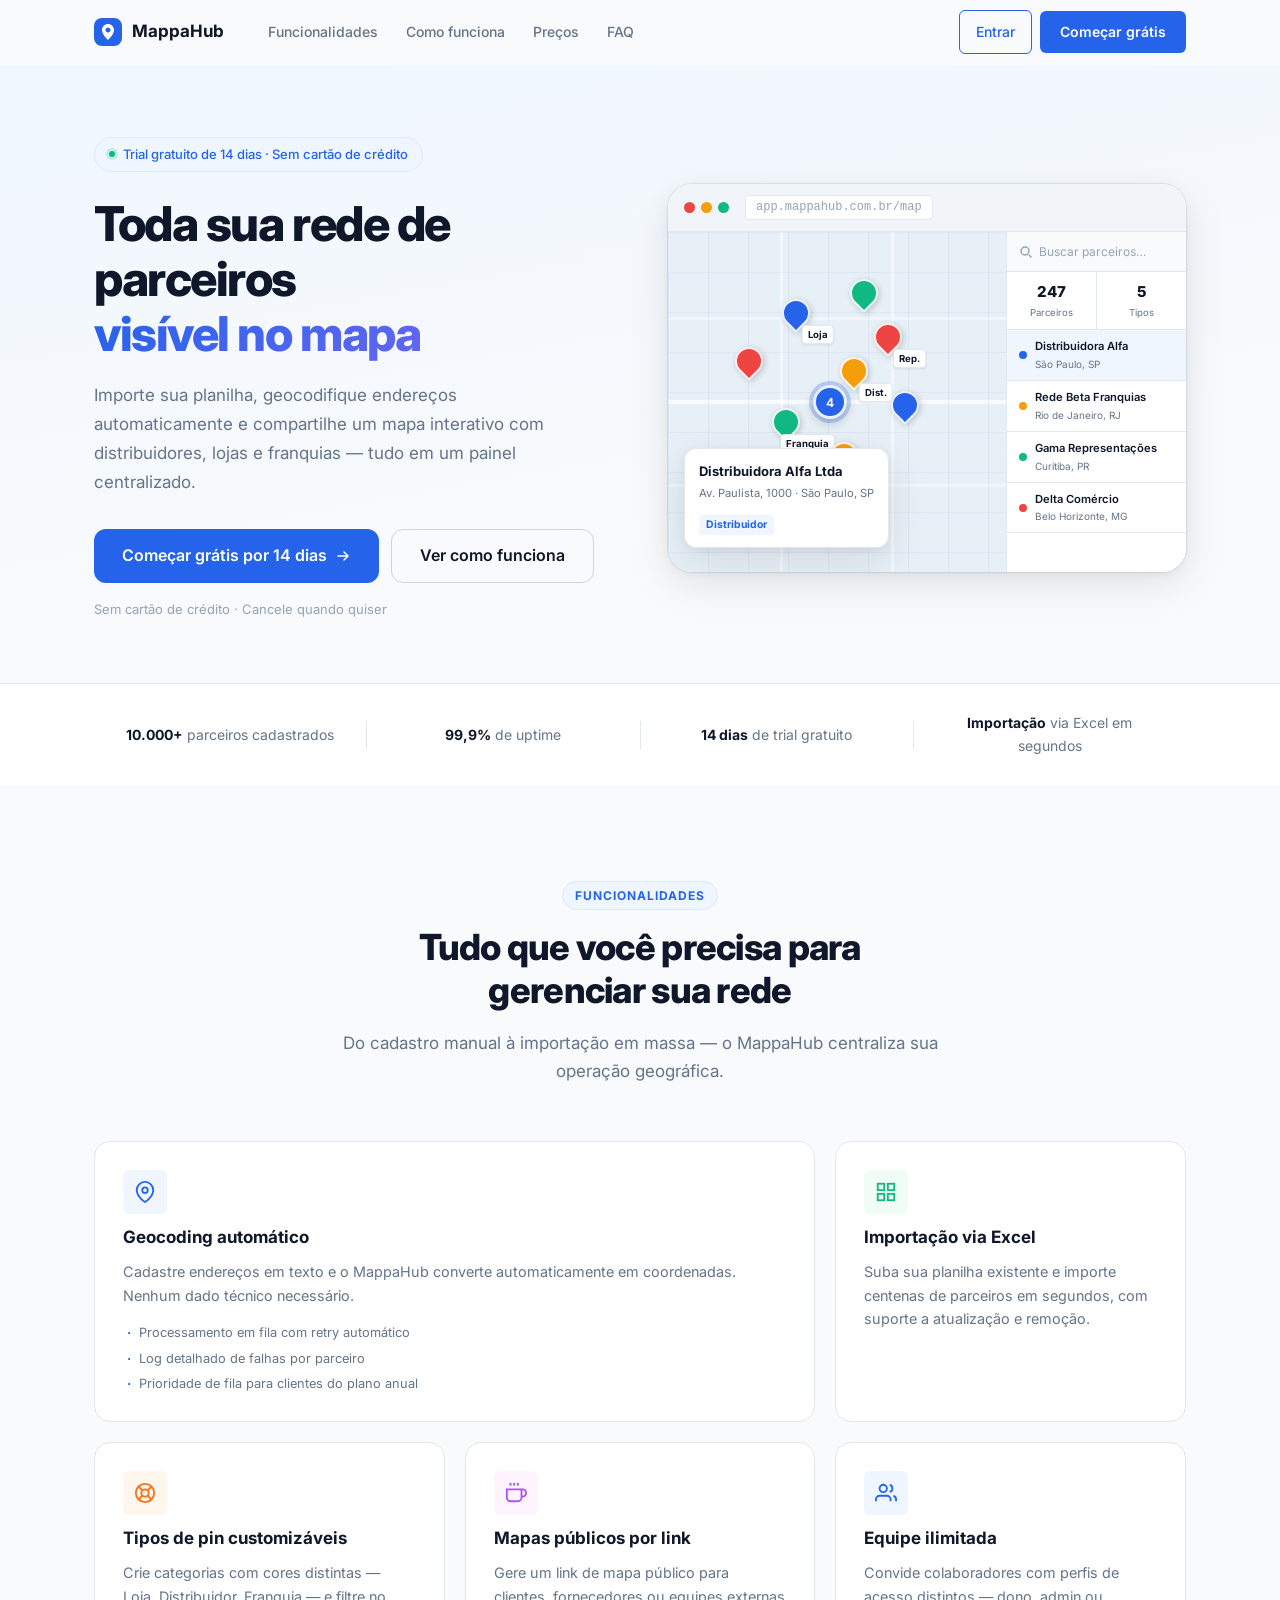
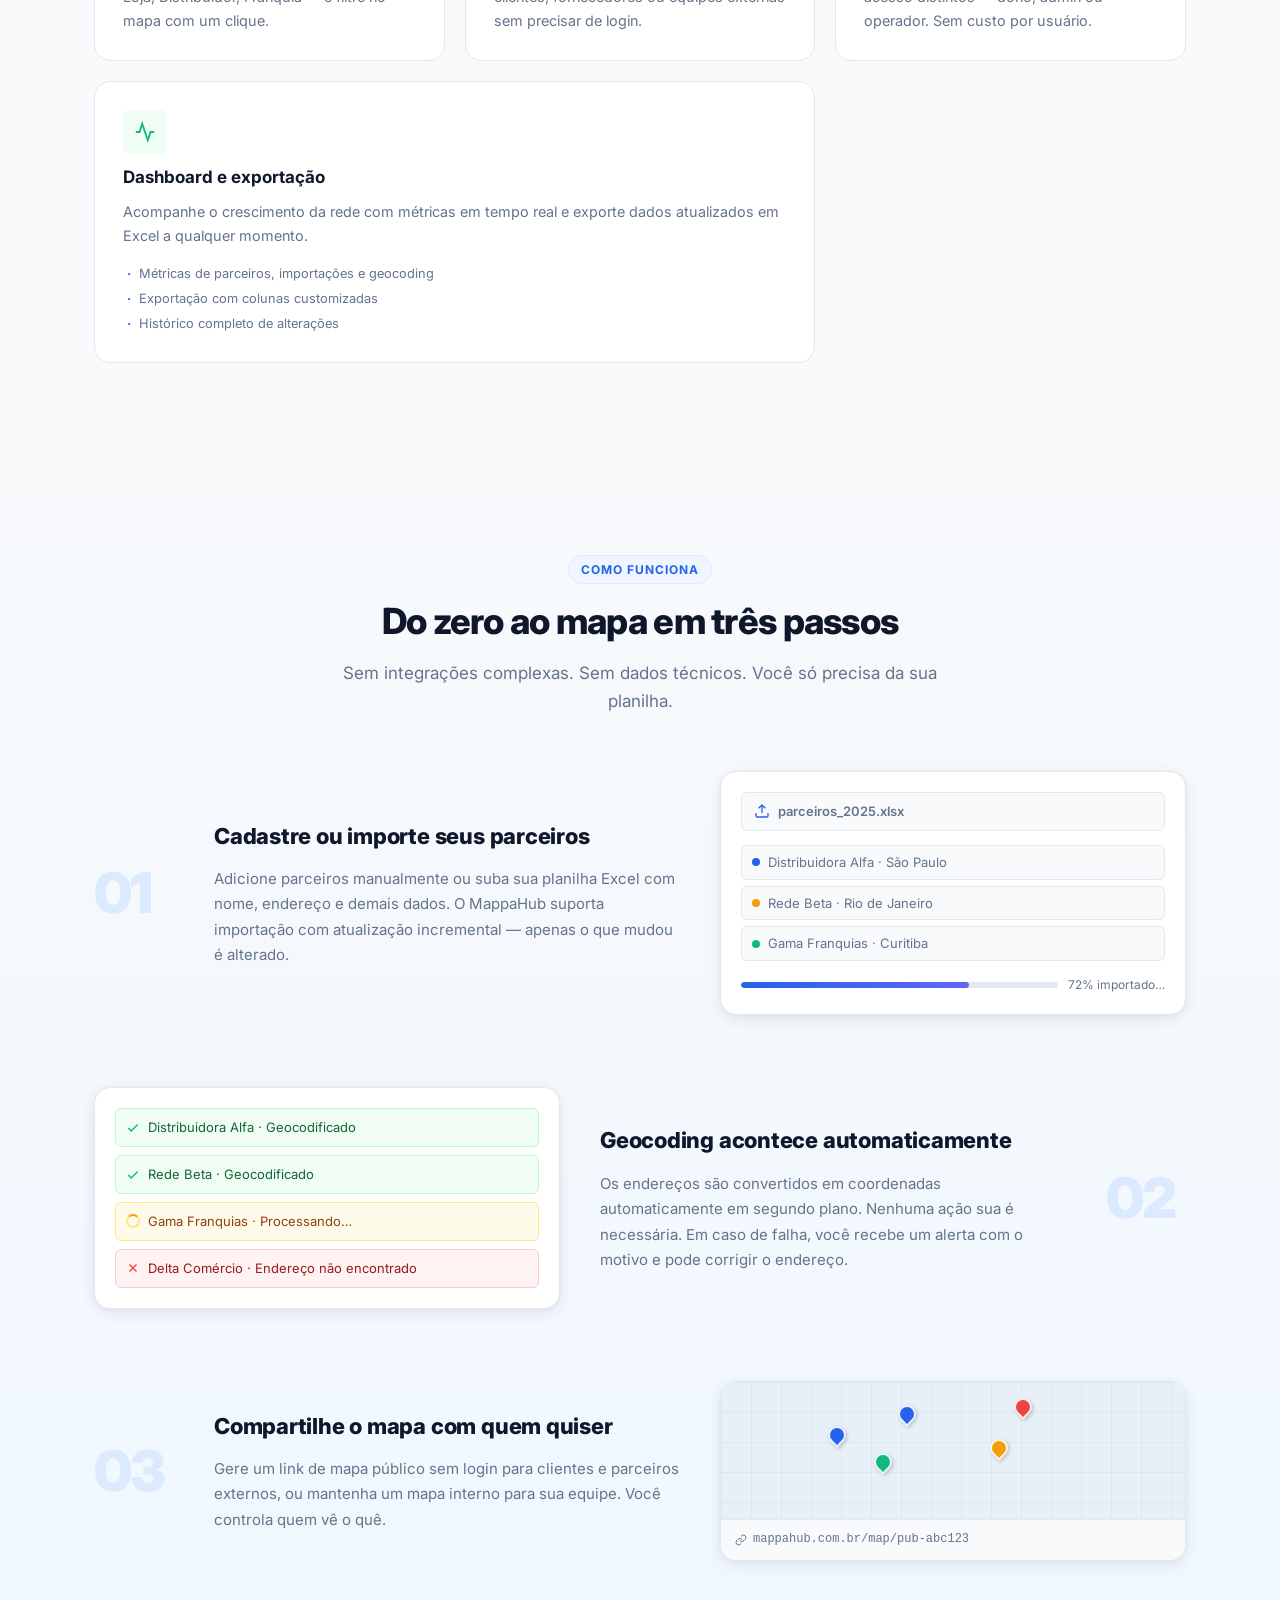
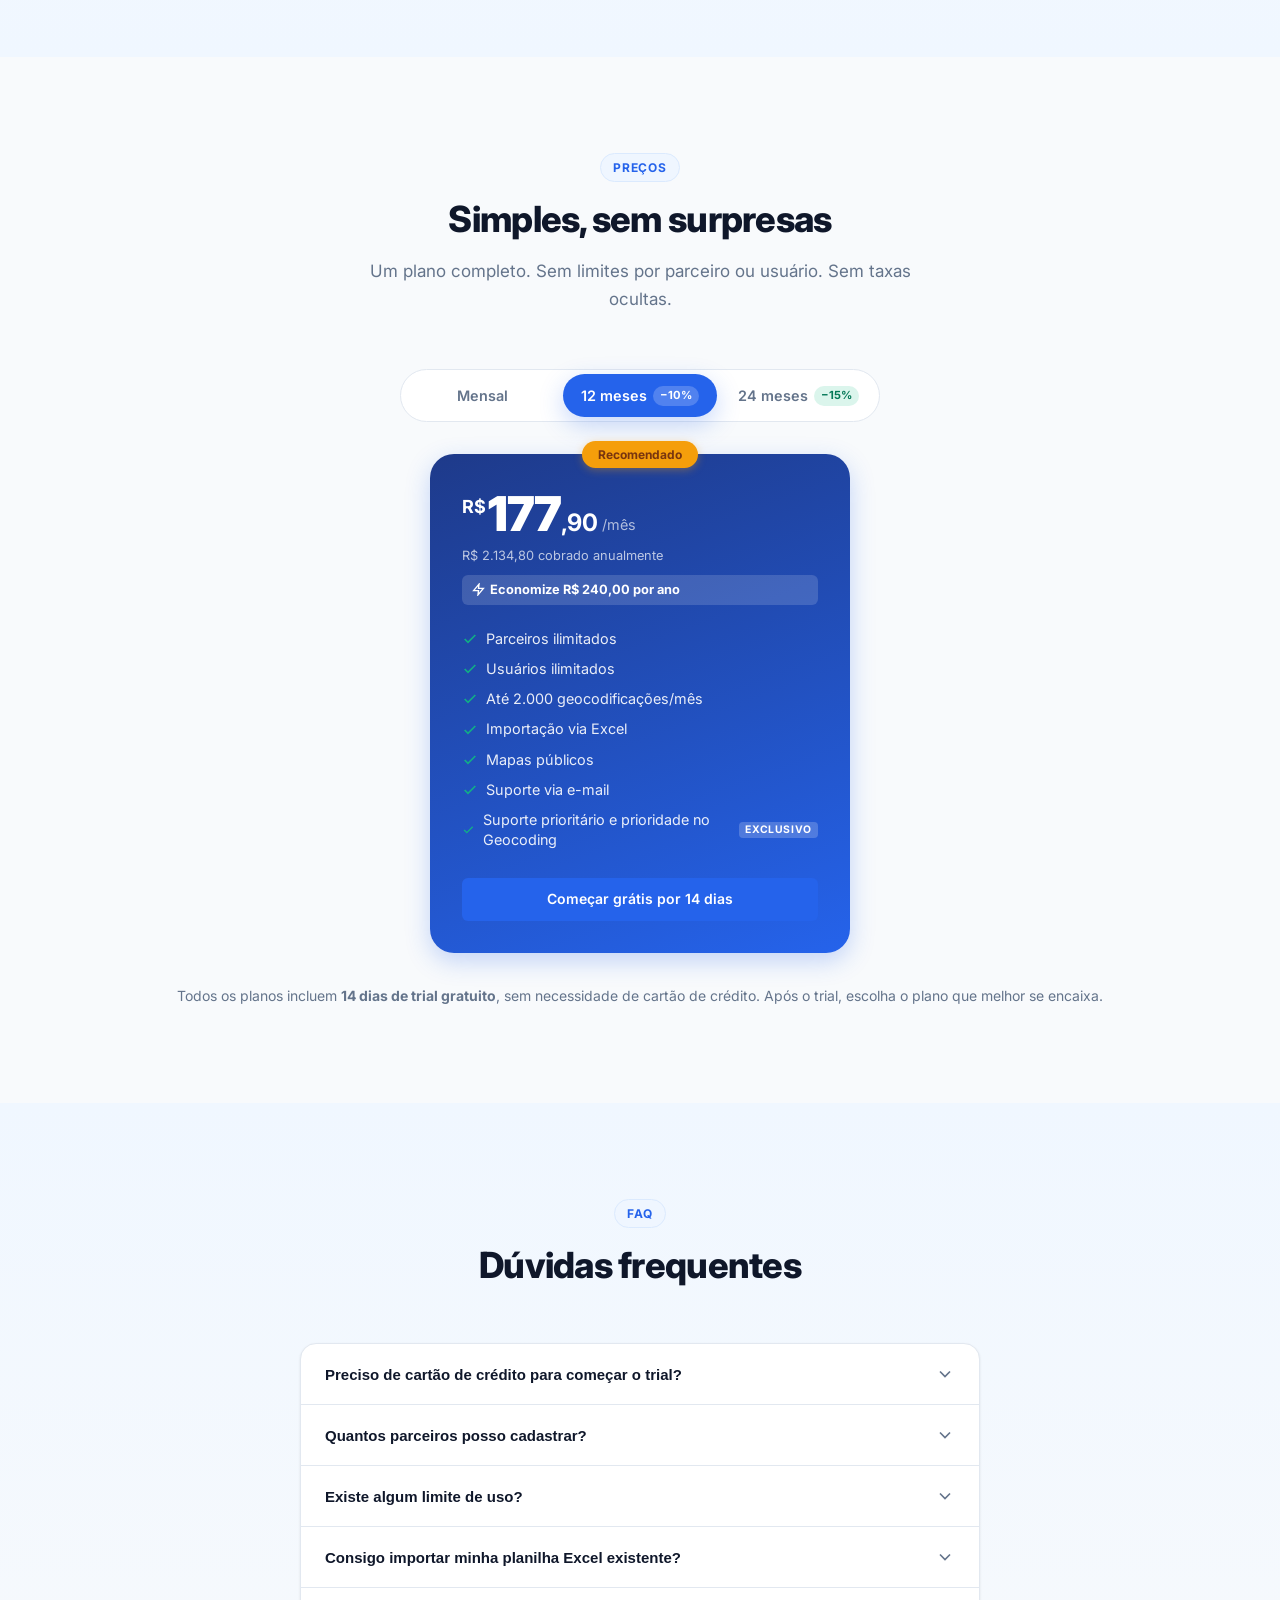
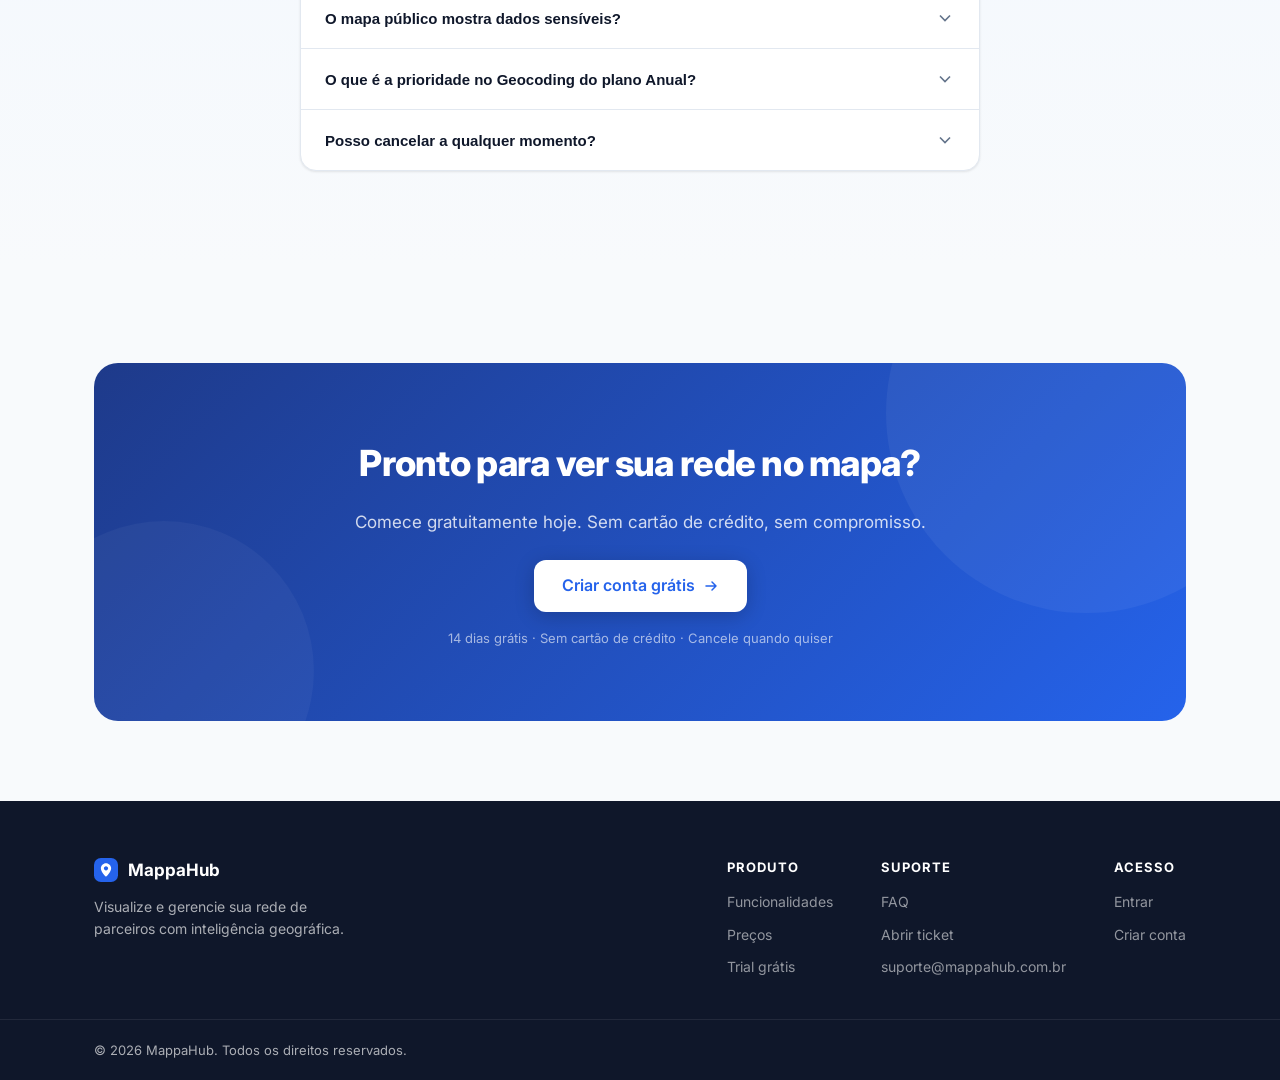
<file: index.html>
<!DOCTYPE html>
<html lang="pt-BR">
<head>
  <meta charset="UTF-8" />
  <meta name="viewport" content="width=device-width, initial-scale=1.0" />

  <!-- ── Primary Meta ───────────────────────────────────────────────────── -->
  <title>MappaHub — Visualize sua rede de parceiros no mapa</title>
  <meta name="description" content="Importe, gerencie e compartilhe seus pontos de venda e parceiros em um mapa interativo. Geocoding automático, importação via Excel e equipe ilimitada. Comece grátis por 14 dias." />
  <meta name="author" content="MappaHub" />
  <meta name="robots" content="index, follow" />
  <link rel="canonical" href="https://mappahub.com.br" />

  <!-- ── Open Graph ──────────────────────────────────────────────────────── -->
  <meta property="og:type"         content="website" />
  <meta property="og:url"          content="https://mappahub.com.br" />
  <meta property="og:site_name"    content="MappaHub" />
  <meta property="og:locale"       content="pt_BR" />
  <meta property="og:title"        content="MappaHub — Visualize sua rede de parceiros no mapa" />
  <meta property="og:description"  content="Importe, gerencie e compartilhe seus pontos de venda e parceiros em um mapa interativo. Geocoding automático, importação via Excel e equipe ilimitada. Comece grátis por 14 dias." />
  <meta property="og:image"        content="https://mappahub.com.br/og-image.png" />
  <meta property="og:image:width"  content="1200" />
  <meta property="og:image:height" content="630" />
  <meta property="og:image:alt"    content="MappaHub — painel de mapa interativo com pins de parceiros" />

  <!-- ── Twitter Card ───────────────────────────────────────────────────── -->
  <meta name="twitter:card"        content="summary_large_image" />
  <meta name="twitter:title"       content="MappaHub — Visualize sua rede de parceiros no mapa" />
  <meta name="twitter:description" content="Importe, gerencie e compartilhe seus pontos de venda e parceiros em um mapa interativo. Geocoding automático, importação via Excel e equipe ilimitada." />
  <meta name="twitter:image"       content="https://mappahub.com.br/og-image.png" />
  <meta name="twitter:image:alt"   content="MappaHub — painel de mapa interativo com pins de parceiros" />

  <!-- ── Favicon & PWA ──────────────────────────────────────────────────── -->
  <link rel="icon" href="/favicon.ico" sizes="any" />
  <link rel="icon" type="image/svg+xml" href="/icon.svg" />
  <link rel="apple-touch-icon" href="/apple-touch-icon.png" />
  <link rel="manifest" href="/site.webmanifest" />
  <meta name="theme-color" content="#2563EB" />

  <!-- ── Fonts ──────────────────────────────────────────────────────────── -->
  <link rel="preconnect" href="https://fonts.googleapis.com" />
  <link rel="preconnect" href="https://fonts.gstatic.com" crossorigin />
  <link rel="preload" as="style" href="https://fonts.googleapis.com/css2?family=Inter:wght@400;500;600;700;800&display=swap" />
  <link href="https://fonts.googleapis.com/css2?family=Inter:wght@400;500;600;700;800&display=swap" rel="stylesheet" />

  <!-- ── Stylesheet ─────────────────────────────────────────────────────── -->
  <link rel="stylesheet" href="style.css" />

  <!-- ── Structured Data: SoftwareApplication ──────────────────────────── -->
  <script type="application/ld+json">
  {
    "@context": "https://schema.org",
    "@type": "SoftwareApplication",
    "name": "MappaHub",
    "url": "https://mappahub.com.br",
    "description": "Plataforma SaaS para visualizar, gerenciar e compartilhar redes de parceiros, distribuidores e franquias em um mapa interativo com geocoding automático.",
    "applicationCategory": "BusinessApplication",
    "operatingSystem": "Web",
    "screenshot": "https://mappahub.com.br/og-image.png",
    "featureList": [
      "Geocoding automático de endereços (até 2.000/mês)",
      "Importação via planilha Excel",
      "Tipos de pin customizáveis",
      "Mapas públicos por link compartilhável",
      "Equipe ilimitada sem custo extra",
      "Dashboard com métricas e exportação de dados"
    ],
    "offers": [
      {
        "@type": "Offer",
        "name": "Plano Mensal",
        "price": "197.90",
        "priceCurrency": "BRL",
        "priceValidUntil": "2027-12-31",
        "availability": "https://schema.org/InStock",
        "url": "https://app.mappahub.com.br/register",
        "description": "Parceiros e usuários ilimitados, geocoding automático (até 2.000/mês), importação via Excel, mapas públicos e suporte via e-mail."
      },
      {
        "@type": "Offer",
        "name": "Plano 12 meses",
        "price": "2134.80",
        "priceCurrency": "BRL",
        "priceValidUntil": "2027-12-31",
        "availability": "https://schema.org/InStock",
        "url": "https://app.mappahub.com.br/register?plan=annual",
        "description": "R$ 177,90/mês (economize 10%). Tudo do plano mensal mais suporte prioritário com SLA de 4h e prioridade na fila de geocoding."
      },
      {
        "@type": "Offer",
        "name": "Plano 24 meses",
        "price": "4029.60",
        "priceCurrency": "BRL",
        "priceValidUntil": "2027-12-31",
        "availability": "https://schema.org/InStock",
        "url": "https://app.mappahub.com.br/register?plan=biennial",
        "description": "R$ 167,90/mês (economize 15%). Tudo do plano mensal mais suporte prioritário com SLA de 4h e prioridade na fila de geocoding."
      }
    ],
    "provider": {
      "@type": "Organization",
      "name": "MappaHub",
      "url": "https://mappahub.com.br"
    }
  }
  </script>

  <!-- ── Structured Data: Organization ─────────────────────────────────── -->
  <script type="application/ld+json">
  {
    "@context": "https://schema.org",
    "@type": "Organization",
    "name": "MappaHub",
    "url": "https://mappahub.com.br",
    "logo": "https://mappahub.com.br/icon.svg",
    "sameAs": [],
    "contactPoint": {
      "@type": "ContactPoint",
      "email": "suporte@mappahub.com.br",
      "contactType": "customer support",
      "availableLanguage": "Portuguese"
    }
  }
  </script>

  <!-- ── Structured Data: FAQPage ───────────────────────────────────────── -->
  <script type="application/ld+json">
  {
    "@context": "https://schema.org",
    "@type": "FAQPage",
    "mainEntity": [
      {
        "@type": "Question",
        "name": "Preciso de cartão de crédito para começar o trial?",
        "acceptedAnswer": {
          "@type": "Answer",
          "text": "Não. O trial de 14 dias é totalmente gratuito e não exige cadastro de cartão. Você só insere dados de pagamento quando decidir assinar um plano pago."
        }
      },
      {
        "@type": "Question",
        "name": "Quantos parceiros posso cadastrar?",
        "acceptedAnswer": {
          "@type": "Answer",
          "text": "Parceiros e usuários são ilimitados para gestão da sua rede, sem custo por cadastro. Geocodificações automáticas, importações em massa e mapas públicos seguem uma política de uso justo (franquia de 2.000 geocodificações/mês) para manter estabilidade e preço previsível."
        }
      },
      {
        "@type": "Question",
        "name": "Existe algum limite de uso?",
        "acceptedAnswer": {
          "@type": "Answer",
          "text": "Cadastro de parceiros e usuários é ilimitado. Cada plano inclui uma franquia de 2.000 geocodificações por mês — endereços já geocodificados não recontam, pois ficam em cache. Volumes maiores têm plano sob consulta."
        }
      },
      {
        "@type": "Question",
        "name": "Consigo importar minha planilha Excel existente?",
        "acceptedAnswer": {
          "@type": "Answer",
          "text": "Sim. O MappaHub aceita arquivos .xlsx com as colunas que você já usa. Basta mapear os campos (nome, endereço, etc.) e importar. A importação é incremental — apenas os registros novos ou alterados são processados, preservando o histórico e consumindo a franquia mensal de geocodificações apenas nos endereços novos."
        }
      },
      {
        "@type": "Question",
        "name": "O mapa público mostra dados sensíveis?",
        "acceptedAnswer": {
          "@type": "Answer",
          "text": "Você controla o que aparece. Cada parceiro pode ser marcado como público ou interno. O mapa público exibe apenas os parceiros marcados como públicos. Dados internos e informações de equipe nunca são expostos."
        }
      },
      {
        "@type": "Question",
        "name": "O que é a prioridade no Geocoding do plano Anual?",
        "acceptedAnswer": {
          "@type": "Answer",
          "text": "Quando vários clientes enviam endereços para geocodificar ao mesmo tempo, os clientes do plano Anual têm seus jobs processados primeiro na fila. Isso garante que importações grandes de clientes anuais não fiquem aguardando atrás de outros."
        }
      },
      {
        "@type": "Question",
        "name": "Posso cancelar a qualquer momento?",
        "acceptedAnswer": {
          "@type": "Answer",
          "text": "Sim. O plano Mensal pode ser cancelado a qualquer momento pelo painel, sem multa ou burocracia. No plano Anual, o cancelamento encerra a renovação automática ao fim do período contratado."
        }
      }
    ]
  }
  </script>
</head>
<body>

  <!-- ── Nav ─────────────────────────────────────────────────────────────── -->
  <header class="nav" id="nav">
    <div class="container nav-inner">
      <a href="/" class="nav-logo">
        <svg width="28" height="28" viewBox="0 0 28 28" fill="none" aria-hidden="true">
          <rect width="28" height="28" rx="8" fill="#2563EB"/>
          <path d="M14 6C10.686 6 8 8.686 8 12C8 16.5 14 22 14 22C14 22 20 16.5 20 12C20 8.686 17.314 6 14 6ZM14 14.5C12.619 14.5 11.5 13.381 11.5 12C11.5 10.619 12.619 9.5 14 9.5C15.381 9.5 16.5 10.619 16.5 12C16.5 13.381 15.381 14.5 14 14.5Z" fill="white"/>
        </svg>
        <span>MappaHub</span>
      </a>
      <nav class="nav-links" aria-label="Menu principal">
        <a href="#features">Funcionalidades</a>
        <a href="#how-it-works">Como funciona</a>
        <a href="#pricing">Preços</a>
        <a href="#faq">FAQ</a>
      </nav>
      <div class="nav-actions">
        <a href="https://app.mappahub.com.br/login" class="btn-ghost">Entrar</a>
        <a href="https://app.mappahub.com.br/register" class="btn-primary">Começar grátis</a>
      </div>
      <button class="nav-mobile-toggle" aria-label="Abrir menu" id="mobileToggle">
        <span></span><span></span><span></span>
      </button>
    </div>
    <div class="nav-mobile-menu" id="mobileMenu">
      <a href="#features">Funcionalidades</a>
      <a href="#how-it-works">Como funciona</a>
      <a href="#pricing">Preços</a>
      <a href="#faq">FAQ</a>
      <a href="https://app.mappahub.com.br/login" class="btn-ghost">Entrar</a>
      <a href="https://app.mappahub.com.br/register" class="btn-primary">Começar grátis</a>
    </div>
  </header>

  <main>

    <!-- ── Hero ──────────────────────────────────────────────────────────── -->
    <section class="hero">
      <div class="container hero-inner">
        <div class="hero-content">
          <div class="hero-badge">
            <span class="badge-dot"></span>
            Trial gratuito de 14 dias · Sem cartão de crédito
          </div>
          <h1 class="hero-title">
            Toda sua rede de parceiros<br />
            <span class="gradient-text">visível no mapa</span>
          </h1>
          <p class="hero-desc">
            Importe sua planilha, geocodifique endereços automaticamente e compartilhe
            um mapa interativo com distribuidores, lojas e franquias — tudo em um painel
            centralizado.
          </p>
          <div class="hero-actions">
            <a href="https://app.mappahub.com.br/register" class="btn-primary btn-lg">
              Começar grátis por 14 dias
              <svg width="16" height="16" viewBox="0 0 16 16" fill="none" aria-hidden="true"><path d="M3 8h10M9 4l4 4-4 4" stroke="currentColor" stroke-width="1.5" stroke-linecap="round" stroke-linejoin="round"/></svg>
            </a>
            <a href="#how-it-works" class="btn-outline btn-lg">Ver como funciona</a>
          </div>
          <p class="hero-note">Sem cartão de crédito · Cancele quando quiser</p>
        </div>

        <!-- Map mockup -->
        <div class="hero-visual" aria-hidden="true">
          <div class="map-frame">
            <div class="map-titlebar">
              <span class="dot red"></span>
              <span class="dot yellow"></span>
              <span class="dot green"></span>
              <span class="map-url">app.mappahub.com.br/map</span>
            </div>
            <div class="map-body">
              <div class="map-canvas">
                <div class="map-grid"></div>
                <!-- Pins -->
                <div class="pin pin-blue"  style="top:28%;left:38%"><span class="pin-label">Loja</span></div>
                <div class="pin pin-amber" style="top:45%;left:55%"><span class="pin-label">Dist.</span></div>
                <div class="pin pin-green" style="top:60%;left:35%"><span class="pin-label">Franquia</span></div>
                <div class="pin pin-red"   style="top:35%;left:65%"><span class="pin-label">Rep.</span></div>
                <div class="pin pin-blue"  style="top:55%;left:70%"></div>
                <div class="pin pin-amber" style="top:70%;left:52%"></div>
                <div class="pin pin-green" style="top:22%;left:58%"></div>
                <div class="pin pin-blue"  style="top:75%;left:28%"></div>
                <div class="pin pin-red"   style="top:42%;left:24%"></div>
                <!-- Cluster -->
                <div class="cluster" style="top:50%;left:48%">4</div>
                <!-- Popup -->
                <div class="map-popup">
                  <div class="popup-title">Distribuidora Alfa Ltda</div>
                  <div class="popup-addr">Av. Paulista, 1000 · São Paulo, SP</div>
                  <div class="popup-badge">Distribuidor</div>
                </div>
              </div>
              <!-- Sidebar -->
              <div class="map-sidebar">
                <div class="sidebar-search">
                  <svg width="14" height="14" viewBox="0 0 14 14" fill="none"><circle cx="6" cy="6" r="4" stroke="#94a3b8" stroke-width="1.5"/><path d="M10 10l2 2" stroke="#94a3b8" stroke-width="1.5" stroke-linecap="round"/></svg>
                  <span>Buscar parceiros…</span>
                </div>
                <div class="sidebar-stats">
                  <div class="stat"><span class="stat-num">247</span><span class="stat-lbl">Parceiros</span></div>
                  <div class="stat"><span class="stat-num">5</span><span class="stat-lbl">Tipos</span></div>
                </div>
                <div class="sidebar-list">
                  <div class="list-item active">
                    <span class="list-dot" style="background:#2563eb"></span>
                    <div><div class="list-name">Distribuidora Alfa</div><div class="list-city">São Paulo, SP</div></div>
                  </div>
                  <div class="list-item">
                    <span class="list-dot" style="background:#f59e0b"></span>
                    <div><div class="list-name">Rede Beta Franquias</div><div class="list-city">Rio de Janeiro, RJ</div></div>
                  </div>
                  <div class="list-item">
                    <span class="list-dot" style="background:#10b981"></span>
                    <div><div class="list-name">Gama Representações</div><div class="list-city">Curitiba, PR</div></div>
                  </div>
                  <div class="list-item">
                    <span class="list-dot" style="background:#ef4444"></span>
                    <div><div class="list-name">Delta Comércio</div><div class="list-city">Belo Horizonte, MG</div></div>
                  </div>
                </div>
              </div>
            </div>
          </div>
        </div>
      </div>

      <!-- Stats bar -->
      <div class="stats-bar">
        <div class="container stats-inner">
          <div class="stat-item"><strong>10.000+</strong> parceiros cadastrados</div>
          <div class="stat-divider"></div>
          <div class="stat-item"><strong>99,9%</strong> de uptime</div>
          <div class="stat-divider"></div>
          <div class="stat-item"><strong>14 dias</strong> de trial gratuito</div>
          <div class="stat-divider"></div>
          <div class="stat-item"><strong>Importação</strong> via Excel em segundos</div>
        </div>
      </div>
    </section>

    <!-- ── Features ──────────────────────────────────────────────────────── -->
    <section class="features section" id="features" aria-labelledby="features-title">
      <div class="container">
        <div class="section-header">
          <div class="section-tag">Funcionalidades</div>
          <h2 class="section-title" id="features-title">Tudo que você precisa para<br />gerenciar sua rede</h2>
          <p class="section-desc">Do cadastro manual à importação em massa — o MappaHub centraliza sua operação geográfica.</p>
        </div>

        <div class="features-grid">

          <div class="feature-card feature-card--wide">
            <div class="feature-icon" style="background:#eff6ff;color:#2563eb">
              <svg width="22" height="22" viewBox="0 0 24 24" fill="none" stroke="currentColor" stroke-width="2" aria-hidden="true"><path d="M21 10c0 7-9 13-9 13s-9-6-9-13a9 9 0 0 1 18 0z"/><circle cx="12" cy="10" r="3"/></svg>
            </div>
            <h3>Geocoding automático</h3>
            <p>Cadastre endereços em texto e o MappaHub converte automaticamente em coordenadas. Nenhum dado técnico necessário.</p>
            <ul class="feature-list">
              <li>Processamento em fila com retry automático</li>
              <li>Log detalhado de falhas por parceiro</li>
              <li>Prioridade de fila para clientes do plano anual</li>
            </ul>
          </div>

          <div class="feature-card">
            <div class="feature-icon" style="background:#f0fdf4;color:#10b981">
              <svg width="22" height="22" viewBox="0 0 24 24" fill="none" stroke="currentColor" stroke-width="2" aria-hidden="true"><rect x="3" y="3" width="7" height="7"/><rect x="14" y="3" width="7" height="7"/><rect x="14" y="14" width="7" height="7"/><rect x="3" y="14" width="7" height="7"/></svg>
            </div>
            <h3>Importação via Excel</h3>
            <p>Suba sua planilha existente e importe centenas de parceiros em segundos, com suporte a atualização e remoção.</p>
          </div>

          <div class="feature-card">
            <div class="feature-icon" style="background:#fff7ed;color:#f97316">
              <svg width="22" height="22" viewBox="0 0 24 24" fill="none" stroke="currentColor" stroke-width="2" aria-hidden="true"><circle cx="12" cy="12" r="10"/><circle cx="12" cy="12" r="4"/><line x1="4.93" y1="4.93" x2="9.17" y2="9.17"/><line x1="14.83" y1="14.83" x2="19.07" y2="19.07"/><line x1="14.83" y1="9.17" x2="19.07" y2="4.93"/><line x1="4.93" y1="19.07" x2="9.17" y2="14.83"/></svg>
            </div>
            <h3>Tipos de pin customizáveis</h3>
            <p>Crie categorias com cores distintas — Loja, Distribuidor, Franquia — e filtre no mapa com um clique.</p>
          </div>

          <div class="feature-card">
            <div class="feature-icon" style="background:#fdf4ff;color:#a855f7">
              <svg width="22" height="22" viewBox="0 0 24 24" fill="none" stroke="currentColor" stroke-width="2" aria-hidden="true"><path d="M18 8h1a4 4 0 0 1 0 8h-1"/><path d="M2 8h16v9a4 4 0 0 1-4 4H6a4 4 0 0 1-4-4V8z"/><line x1="6" y1="1" x2="6" y2="4"/><line x1="10" y1="1" x2="10" y2="4"/><line x1="14" y1="1" x2="14" y2="4"/></svg>
            </div>
            <h3>Mapas públicos por link</h3>
            <p>Gere um link de mapa público para clientes, fornecedores ou equipes externas sem precisar de login.</p>
          </div>

          <div class="feature-card">
            <div class="feature-icon" style="background:#eff6ff;color:#2563eb">
              <svg width="22" height="22" viewBox="0 0 24 24" fill="none" stroke="currentColor" stroke-width="2" aria-hidden="true"><path d="M17 21v-2a4 4 0 0 0-4-4H5a4 4 0 0 0-4 4v2"/><circle cx="9" cy="7" r="4"/><path d="M23 21v-2a4 4 0 0 0-3-3.87"/><path d="M16 3.13a4 4 0 0 1 0 7.75"/></svg>
            </div>
            <h3>Equipe ilimitada</h3>
            <p>Convide colaboradores com perfis de acesso distintos — dono, admin ou operador. Sem custo por usuário.</p>
          </div>

          <div class="feature-card feature-card--wide">
            <div class="feature-icon" style="background:#f0fdf4;color:#10b981">
              <svg width="22" height="22" viewBox="0 0 24 24" fill="none" stroke="currentColor" stroke-width="2" aria-hidden="true"><polyline points="22 12 18 12 15 21 9 3 6 12 2 12"/></svg>
            </div>
            <h3>Dashboard e exportação</h3>
            <p>Acompanhe o crescimento da rede com métricas em tempo real e exporte dados atualizados em Excel a qualquer momento.</p>
            <ul class="feature-list">
              <li>Métricas de parceiros, importações e geocoding</li>
              <li>Exportação com colunas customizadas</li>
              <li>Histórico completo de alterações</li>
            </ul>
          </div>

        </div>
      </div>
    </section>

    <!-- ── How it works ───────────────────────────────────────────────────── -->
    <section class="how section" id="how-it-works" aria-labelledby="how-title">
      <div class="container">
        <div class="section-header">
          <div class="section-tag">Como funciona</div>
          <h2 class="section-title" id="how-title">Do zero ao mapa em três passos</h2>
          <p class="section-desc">Sem integrações complexas. Sem dados técnicos. Você só precisa da sua planilha.</p>
        </div>

        <div class="steps">
          <div class="step">
            <div class="step-number">01</div>
            <div class="step-content">
              <h3>Cadastre ou importe seus parceiros</h3>
              <p>Adicione parceiros manualmente ou suba sua planilha Excel com nome, endereço e demais dados. O MappaHub suporta importação com atualização incremental — apenas o que mudou é alterado.</p>
            </div>
            <div class="step-visual">
              <div class="step-card">
                <div class="step-card-header">
                  <svg width="16" height="16" viewBox="0 0 24 24" fill="none" stroke="#2563eb" stroke-width="2"><path d="M21 15v4a2 2 0 0 1-2 2H5a2 2 0 0 1-2-2v-4"/><polyline points="17 8 12 3 7 8"/><line x1="12" y1="3" x2="12" y2="15"/></svg>
                  parceiros_2025.xlsx
                </div>
                <div class="step-rows">
                  <div class="step-row"><span class="row-dot" style="background:#2563eb"></span> Distribuidora Alfa · São Paulo</div>
                  <div class="step-row"><span class="row-dot" style="background:#f59e0b"></span> Rede Beta · Rio de Janeiro</div>
                  <div class="step-row"><span class="row-dot" style="background:#10b981"></span> Gama Franquias · Curitiba</div>
                </div>
                <div class="step-progress">
                  <div class="progress-bar"><div class="progress-fill" style="width:72%"></div></div>
                  <span>72% importado…</span>
                </div>
              </div>
            </div>
          </div>

          <div class="step step--reverse">
            <div class="step-number">02</div>
            <div class="step-content">
              <h3>Geocoding acontece automaticamente</h3>
              <p>Os endereços são convertidos em coordenadas automaticamente em segundo plano. Nenhuma ação sua é necessária. Em caso de falha, você recebe um alerta com o motivo e pode corrigir o endereço.</p>
            </div>
            <div class="step-visual">
              <div class="step-card">
                <div class="geocoding-list">
                  <div class="geo-item geo-done">
                    <svg width="14" height="14" viewBox="0 0 24 24" fill="none" stroke="#10b981" stroke-width="2.5"><polyline points="20 6 9 17 4 12"/></svg>
                    Distribuidora Alfa · Geocodificado
                  </div>
                  <div class="geo-item geo-done">
                    <svg width="14" height="14" viewBox="0 0 24 24" fill="none" stroke="#10b981" stroke-width="2.5"><polyline points="20 6 9 17 4 12"/></svg>
                    Rede Beta · Geocodificado
                  </div>
                  <div class="geo-item geo-pending">
                    <div class="spinner"></div>
                    Gama Franquias · Processando…
                  </div>
                  <div class="geo-item geo-error">
                    <svg width="14" height="14" viewBox="0 0 24 24" fill="none" stroke="#ef4444" stroke-width="2.5"><line x1="18" y1="6" x2="6" y2="18"/><line x1="6" y1="6" x2="18" y2="18"/></svg>
                    Delta Comércio · Endereço não encontrado
                  </div>
                </div>
              </div>
            </div>
          </div>

          <div class="step">
            <div class="step-number">03</div>
            <div class="step-content">
              <h3>Compartilhe o mapa com quem quiser</h3>
              <p>Gere um link de mapa público sem login para clientes e parceiros externos, ou mantenha um mapa interno para sua equipe. Você controla quem vê o quê.</p>
            </div>
            <div class="step-visual">
              <div class="step-card step-card--map">
                <div class="mini-map">
                  <div class="mini-pin" style="top:30%;left:40%;background:#2563eb"></div>
                  <div class="mini-pin" style="top:55%;left:60%;background:#f59e0b"></div>
                  <div class="mini-pin" style="top:65%;left:35%;background:#10b981"></div>
                  <div class="mini-pin" style="top:25%;left:65%;background:#ef4444"></div>
                  <div class="mini-pin" style="top:45%;left:25%;background:#2563eb"></div>
                </div>
                <div class="share-link">
                  <svg width="12" height="12" viewBox="0 0 24 24" fill="none" stroke="#64748b" stroke-width="2"><path d="M10 13a5 5 0 0 0 7.54.54l3-3a5 5 0 0 0-7.07-7.07l-1.72 1.71"/><path d="M14 11a5 5 0 0 0-7.54-.54l-3 3a5 5 0 0 0 7.07 7.07l1.71-1.71"/></svg>
                  mappahub.com.br/map/pub-abc123
                </div>
              </div>
            </div>
          </div>
        </div>
      </div>
    </section>

    <!-- ── Pricing ────────────────────────────────────────────────────────── -->
    <section class="pricing section" id="pricing" aria-labelledby="pricing-title">
      <div class="container">
        <div class="section-header">
          <div class="section-tag">Preços</div>
          <h2 class="section-title" id="pricing-title">Simples, sem surpresas</h2>
          <p class="section-desc">Um plano completo. Sem limites por parceiro ou usuário. Sem taxas ocultas.</p>
        </div>

        <div class="pricing-toggle" role="radiogroup" aria-label="Período de cobrança">
          <button type="button" class="pricing-toggle-btn" role="radio" aria-checked="false" data-period="1">Mensal</button>
          <button type="button" class="pricing-toggle-btn is-active" role="radio" aria-checked="true" data-period="12">12 meses <span class="toggle-badge">−10%</span></button>
          <button type="button" class="pricing-toggle-btn" role="radio" aria-checked="false" data-period="24">24 meses <span class="toggle-badge">−15%</span></button>
        </div>

        <div class="pricing-single">
          <div class="pricing-card pricing-card--featured">
            <div class="pricing-badge" id="pricingBadge">Recomendado</div>
            <div class="pricing-price">
              <span class="price-currency">R$</span>
              <span class="price-value"><span id="priceValue">177</span><span class="price-cents">,90</span></span>
              <span class="price-period">/mês</span>
            </div>
            <p class="pricing-note-annual" id="pricingNote">R$ 2.134,80 cobrado anualmente</p>
            <div class="pricing-savings" id="pricingSavings">
              <svg width="13" height="13" viewBox="0 0 24 24" fill="none" stroke="currentColor" stroke-width="2.5"><polygon points="13 2 3 14 12 14 11 22 21 10 12 10 13 2"/></svg>
              <span id="pricingSavingsText">Economize R$ 240,00 por ano</span>
            </div>
            <ul class="pricing-features">
              <li><svg width="16" height="16" viewBox="0 0 24 24" fill="none" stroke="#10b981" stroke-width="2.5"><polyline points="20 6 9 17 4 12"/></svg> Parceiros ilimitados</li>
              <li><svg width="16" height="16" viewBox="0 0 24 24" fill="none" stroke="#10b981" stroke-width="2.5"><polyline points="20 6 9 17 4 12"/></svg> Usuários ilimitados</li>
              <li><svg width="16" height="16" viewBox="0 0 24 24" fill="none" stroke="#10b981" stroke-width="2.5"><polyline points="20 6 9 17 4 12"/></svg> Até 2.000 geocodificações/mês</li>
              <li><svg width="16" height="16" viewBox="0 0 24 24" fill="none" stroke="#10b981" stroke-width="2.5"><polyline points="20 6 9 17 4 12"/></svg> Importação via Excel</li>
              <li><svg width="16" height="16" viewBox="0 0 24 24" fill="none" stroke="#10b981" stroke-width="2.5"><polyline points="20 6 9 17 4 12"/></svg> Mapas públicos</li>
              <li><svg width="16" height="16" viewBox="0 0 24 24" fill="none" stroke="#10b981" stroke-width="2.5"><polyline points="20 6 9 17 4 12"/></svg> Suporte via e-mail</li>
              <li class="pricing-perk" id="pricingPerk">
                <svg width="16" height="16" viewBox="0 0 24 24" fill="none" stroke="#10b981" stroke-width="2.5"><polyline points="20 6 9 17 4 12"/></svg>
                Suporte prioritário e prioridade no Geocoding
                <span class="feature-tag">Exclusivo</span>
              </li>
            </ul>
            <a href="https://app.mappahub.com.br/register?plan=annual" class="btn-primary btn-full" id="pricingCta">Começar grátis por 14 dias</a>
          </div>
        </div>

        <p class="pricing-trial">
          Todos os planos incluem <strong>14 dias de trial gratuito</strong>, sem necessidade de cartão de crédito.
          Após o trial, escolha o plano que melhor se encaixa.
        </p>
      </div>
    </section>

    <!-- ── FAQ ────────────────────────────────────────────────────────────── -->
    <section class="faq section" id="faq" aria-labelledby="faq-title">
      <div class="container">
        <div class="section-header">
          <div class="section-tag">FAQ</div>
          <h2 class="section-title" id="faq-title">Dúvidas frequentes</h2>
        </div>

        <div class="faq-list">
          <div class="faq-item">
            <button class="faq-question" aria-expanded="false" aria-controls="faq-a1" id="faq-q1">
              Preciso de cartão de crédito para começar o trial?
              <svg class="faq-icon" width="20" height="20" viewBox="0 0 24 24" fill="none" stroke="currentColor" stroke-width="2" aria-hidden="true"><polyline points="6 9 12 15 18 9"/></svg>
            </button>
            <div class="faq-answer" id="faq-a1" role="region" aria-labelledby="faq-q1">
              <p>Não. O trial de 14 dias é totalmente gratuito e não exige cadastro de cartão. Você só insere dados de pagamento quando decidir assinar um plano pago.</p>
            </div>
          </div>

          <div class="faq-item">
            <button class="faq-question" aria-expanded="false" aria-controls="faq-a2" id="faq-q2">
              Quantos parceiros posso cadastrar?
              <svg class="faq-icon" width="20" height="20" viewBox="0 0 24 24" fill="none" stroke="currentColor" stroke-width="2" aria-hidden="true"><polyline points="6 9 12 15 18 9"/></svg>
            </button>
            <div class="faq-answer" id="faq-a2" role="region" aria-labelledby="faq-q2">
              <p>Parceiros e usuários são ilimitados para gestão da sua rede, sem custo por cadastro. Geocodificações automáticas, importações em massa e mapas públicos seguem uma política de uso justo (franquia de 2.000 geocodificações/mês) para manter estabilidade e preço previsível.</p>
            </div>
          </div>

          <div class="faq-item">
            <button class="faq-question" aria-expanded="false" aria-controls="faq-a2b" id="faq-q2b">
              Existe algum limite de uso?
              <svg class="faq-icon" width="20" height="20" viewBox="0 0 24 24" fill="none" stroke="currentColor" stroke-width="2" aria-hidden="true"><polyline points="6 9 12 15 18 9"/></svg>
            </button>
            <div class="faq-answer" id="faq-a2b" role="region" aria-labelledby="faq-q2b">
              <p>O cadastro de parceiros e usuários é ilimitado. Cada plano inclui uma franquia de <strong>2.000 geocodificações por mês</strong> — endereços já geocodificados não recontam, pois ficam em cache. Precisa de mais volume? Falamos com você sobre um plano sob medida.</p>
            </div>
          </div>

          <div class="faq-item">
            <button class="faq-question" aria-expanded="false" aria-controls="faq-a3" id="faq-q3">
              Consigo importar minha planilha Excel existente?
              <svg class="faq-icon" width="20" height="20" viewBox="0 0 24 24" fill="none" stroke="currentColor" stroke-width="2" aria-hidden="true"><polyline points="6 9 12 15 18 9"/></svg>
            </button>
            <div class="faq-answer" id="faq-a3" role="region" aria-labelledby="faq-q3">
              <p>Sim. O MappaHub aceita arquivos .xlsx com as colunas que você já usa. Basta mapear os campos (nome, endereço, etc.) e importar. A importação é incremental — apenas os registros novos ou alterados são processados, preservando o histórico e consumindo a franquia mensal de geocodificações apenas nos endereços novos.</p>
            </div>
          </div>

          <div class="faq-item">
            <button class="faq-question" aria-expanded="false" aria-controls="faq-a4" id="faq-q4">
              O mapa público mostra dados sensíveis?
              <svg class="faq-icon" width="20" height="20" viewBox="0 0 24 24" fill="none" stroke="currentColor" stroke-width="2" aria-hidden="true"><polyline points="6 9 12 15 18 9"/></svg>
            </button>
            <div class="faq-answer" id="faq-a4" role="region" aria-labelledby="faq-q4">
              <p>Você controla o que aparece. Cada parceiro pode ser marcado como <em>público</em> ou <em>interno</em>. O mapa público exibe apenas os parceiros marcados como públicos. Dados internos e informações de equipe nunca são expostos.</p>
            </div>
          </div>

          <div class="faq-item">
            <button class="faq-question" aria-expanded="false" aria-controls="faq-a5" id="faq-q5">
              O que é a prioridade no Geocoding do plano Anual?
              <svg class="faq-icon" width="20" height="20" viewBox="0 0 24 24" fill="none" stroke="currentColor" stroke-width="2" aria-hidden="true"><polyline points="6 9 12 15 18 9"/></svg>
            </button>
            <div class="faq-answer" id="faq-a5" role="region" aria-labelledby="faq-q5">
              <p>Quando vários clientes enviam endereços para geocodificar ao mesmo tempo, os clientes do plano Anual têm seus jobs processados primeiro na fila. Isso garante que importações grandes de clientes anuais não fiquem aguardando atrás de outros.</p>
            </div>
          </div>

          <div class="faq-item">
            <button class="faq-question" aria-expanded="false" aria-controls="faq-a6" id="faq-q6">
              Posso cancelar a qualquer momento?
              <svg class="faq-icon" width="20" height="20" viewBox="0 0 24 24" fill="none" stroke="currentColor" stroke-width="2" aria-hidden="true"><polyline points="6 9 12 15 18 9"/></svg>
            </button>
            <div class="faq-answer" id="faq-a6" role="region" aria-labelledby="faq-q6">
              <p>Sim. O plano Mensal pode ser cancelado a qualquer momento pelo painel, sem multa ou burocracia. No plano Anual, o cancelamento encerra a renovação automática ao fim do período contratado.</p>
            </div>
          </div>
        </div>
      </div>
    </section>

    <!-- ── Final CTA ──────────────────────────────────────────────────────── -->
    <section class="cta-final section">
      <div class="container">
        <div class="cta-box">
          <h2>Pronto para ver sua rede no mapa?</h2>
          <p>Comece gratuitamente hoje. Sem cartão de crédito, sem compromisso.</p>
          <a href="https://app.mappahub.com.br/register" class="btn-primary btn-lg">
            Criar conta grátis
            <svg width="16" height="16" viewBox="0 0 16 16" fill="none" aria-hidden="true"><path d="M3 8h10M9 4l4 4-4 4" stroke="currentColor" stroke-width="1.5" stroke-linecap="round" stroke-linejoin="round"/></svg>
          </a>
          <span class="cta-note">14 dias grátis · Sem cartão de crédito · Cancele quando quiser</span>
        </div>
      </div>
    </section>

  </main>

  <!-- ── Footer ─────────────────────────────────────────────────────────── -->
  <footer class="footer">
    <div class="container footer-inner">
      <div class="footer-brand">
        <a href="/" class="nav-logo">
          <svg width="24" height="24" viewBox="0 0 28 28" fill="none" aria-hidden="true">
            <rect width="28" height="28" rx="8" fill="#2563EB"/>
            <path d="M14 6C10.686 6 8 8.686 8 12C8 16.5 14 22 14 22C14 22 20 16.5 20 12C20 8.686 17.314 6 14 6ZM14 14.5C12.619 14.5 11.5 13.381 11.5 12C11.5 10.619 12.619 9.5 14 9.5C15.381 9.5 16.5 10.619 16.5 12C16.5 13.381 15.381 14.5 14 14.5Z" fill="white"/>
          </svg>
          <span>MappaHub</span>
        </a>
        <p>Visualize e gerencie sua rede de parceiros com inteligência geográfica.</p>
      </div>
      <nav class="footer-links" aria-label="Links do rodapé">
        <div class="footer-col">
          <h4>Produto</h4>
          <a href="#features">Funcionalidades</a>
          <a href="#pricing">Preços</a>
          <a href="https://app.mappahub.com.br/register">Trial grátis</a>
        </div>
        <div class="footer-col">
          <h4>Suporte</h4>
          <a href="#faq">FAQ</a>
          <a href="https://app.mappahub.com.br/support">Abrir ticket</a>
          <a href="mailto:suporte@mappahub.com.br">suporte@mappahub.com.br</a>
        </div>
        <div class="footer-col">
          <h4>Acesso</h4>
          <a href="https://app.mappahub.com.br/login">Entrar</a>
          <a href="https://app.mappahub.com.br/register">Criar conta</a>
        </div>
      </nav>
    </div>
    <div class="footer-bottom">
      <div class="container">
        <span>© 2026 MappaHub. Todos os direitos reservados.</span>
      </div>
    </div>
  </footer>

  <script src="script.js"></script>
</body>
</html>
</file>
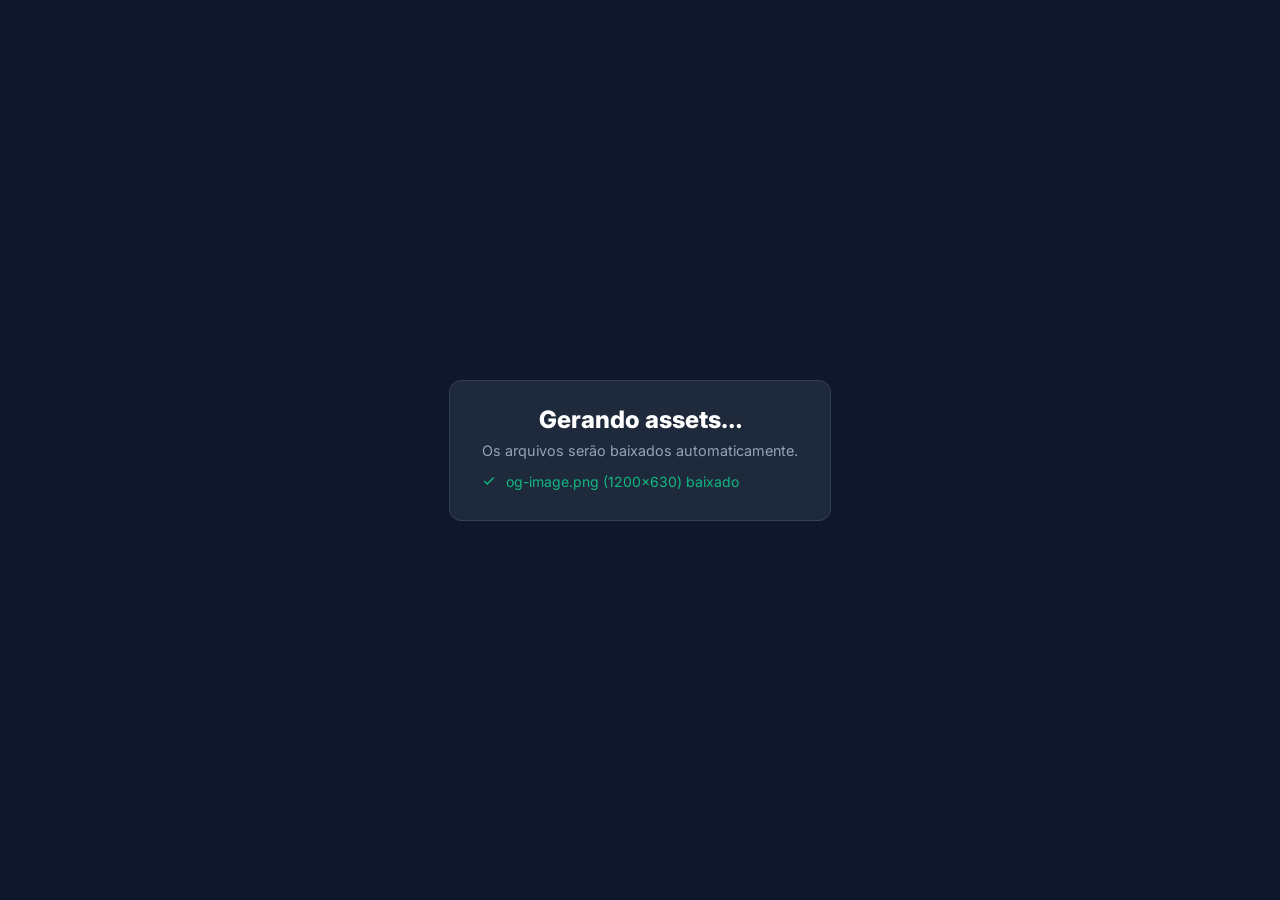
<file: _generate-assets.html>
<!DOCTYPE html>
<html lang="pt-BR">
<head>
  <meta charset="UTF-8" />
  <title>MappaHub — Gerar Assets</title>
  <link rel="preconnect" href="https://fonts.googleapis.com" />
  <link href="https://fonts.googleapis.com/css2?family=Inter:wght@400;600;700;800&display=swap" rel="stylesheet" />
  <style>
    body { font-family: Inter, sans-serif; background: #0f172a; color: #fff; display: flex; flex-direction: column; align-items: center; justify-content: center; min-height: 100vh; gap: 24px; margin: 0; }
    h1  { font-size: 1.5rem; font-weight: 800; margin: 0; }
    p   { color: #94a3b8; margin: 0; font-size: .9rem; }
    #status { background: #1e293b; border: 1px solid #334155; border-radius: 12px; padding: 24px 32px; text-align: center; max-width: 440px; display: flex; flex-direction: column; gap: 8px; }
    .file { display: flex; align-items: center; gap: 10px; font-size: .875rem; padding: 6px 0; }
    .file svg { flex-shrink: 0; }
    .ok   { color: #10b981; }
    .wait { color: #64748b; }
    canvas { display: none; }
  </style>
</head>
<body>
  <div id="status">
    <h1>Gerando assets…</h1>
    <p>Os arquivos serão baixados automaticamente.</p>
    <div id="log"></div>
  </div>

  <canvas id="c-og"    width="1200" height="630"></canvas>
  <canvas id="c-icon"  width="180"  height="180"></canvas>
  <canvas id="c-ico32" width="32"   height="32"></canvas>
  <canvas id="c-ico16" width="16"   height="16"></canvas>

  <script>
  /* ── Helpers ─────────────────────────────────────────────────────────── */
  function log(filename) {
    const div = document.getElementById('log');
    const el = document.createElement('div');
    el.className = 'file ok';
    el.innerHTML = `<svg width="14" height="14" viewBox="0 0 24 24" fill="none" stroke="#10b981" stroke-width="2.5"><polyline points="20 6 9 17 4 12"/></svg> ${filename} baixado`;
    div.appendChild(el);
  }

  function download(canvas, filename, type = 'image/png') {
    const a = document.createElement('a');
    a.href = canvas.toDataURL(type);
    a.download = filename;
    a.click();
  }

  function downloadBlob(bytes, filename, mime) {
    const blob = new Blob([bytes], { type: mime });
    const url  = URL.createObjectURL(blob);
    const a = document.createElement('a');
    a.href = url; a.download = filename; a.click();
    setTimeout(() => URL.revokeObjectURL(url), 2000);
  }

  /* ── Draw map-pin icon (reused on all canvases) ───────────────────────
     cx, cy = center of the rounded-square icon box
     boxSize = size of the blue rounded square
  */
  function drawIcon(ctx, cx, cy, boxSize) {
    const r = boxSize * 0.24;
    ctx.save();

    // Blue rounded square
    ctx.beginPath();
    ctx.moveTo(cx - boxSize/2 + r, cy - boxSize/2);
    ctx.lineTo(cx + boxSize/2 - r, cy - boxSize/2);
    ctx.quadraticCurveTo(cx + boxSize/2, cy - boxSize/2, cx + boxSize/2, cy - boxSize/2 + r);
    ctx.lineTo(cx + boxSize/2, cy + boxSize/2 - r);
    ctx.quadraticCurveTo(cx + boxSize/2, cy + boxSize/2, cx + boxSize/2 - r, cy + boxSize/2);
    ctx.lineTo(cx - boxSize/2 + r, cy + boxSize/2);
    ctx.quadraticCurveTo(cx - boxSize/2, cy + boxSize/2, cx - boxSize/2, cy + boxSize/2 - r);
    ctx.lineTo(cx - boxSize/2, cy - boxSize/2 + r);
    ctx.quadraticCurveTo(cx - boxSize/2, cy - boxSize/2, cx - boxSize/2 + r, cy - boxSize/2);
    ctx.closePath();
    ctx.fillStyle = '#2563EB';
    ctx.fill();

    // White map pin path (teardrop + circle hole)
    const ps = boxSize * 0.28; // pin scale factor
    const px = cx;
    const py = cy - ps * 0.05;

    ctx.fillStyle = '#ffffff';
    ctx.beginPath();
    // Outer teardrop
    ctx.arc(px, py - ps * 0.10, ps * 0.52, Math.PI, 0, false);
    ctx.bezierCurveTo(px + ps * 0.52, py + ps * 0.55, px, py + ps * 0.9, px, py + ps * 0.9);
    ctx.bezierCurveTo(px, py + ps * 0.9, px - ps * 0.52, py + ps * 0.55, px - ps * 0.52, py - ps * 0.10);
    ctx.closePath();
    ctx.fill();

    // Inner circle cutout
    ctx.fillStyle = '#2563EB';
    ctx.beginPath();
    ctx.arc(px, py - ps * 0.10, ps * 0.22, 0, Math.PI * 2);
    ctx.fill();

    ctx.restore();
  }

  /* ── OG Image 1200×630 ────────────────────────────────────────────────── */
  function drawOG() {
    const canvas = document.getElementById('c-og');
    const ctx = canvas.getContext('2d');
    const W = 1200, H = 630;

    // Background gradient (dark-blue → blue, matching CTA section)
    const bg = ctx.createLinearGradient(0, 0, W, H);
    bg.addColorStop(0, '#1e3a8a');
    bg.addColorStop(1, '#2563EB');
    ctx.fillStyle = bg;
    ctx.fillRect(0, 0, W, H);

    // Decorative circles (glow effect)
    ctx.save();
    ctx.globalAlpha = 0.07;
    ctx.fillStyle = '#ffffff';
    ctx.beginPath(); ctx.arc(W - 160, -80, 300, 0, Math.PI * 2); ctx.fill();
    ctx.beginPath(); ctx.arc(60, H + 40, 240, 0, Math.PI * 2); ctx.fill();
    ctx.restore();

    // Decorative pin dots (right side)
    const pins = [
      { x: W - 300, y: 140, r: 14, c: '#60a5fa' },
      { x: W - 180, y: 240, r: 18, c: '#f59e0b' },
      { x: W - 380, y: 310, r: 12, c: '#34d399' },
      { x: W - 120, y: 380, r: 16, c: '#f87171' },
      { x: W - 280, y: 460, r: 10, c: '#a78bfa' },
      { x: W - 450, y: 210, r: 10, c: '#34d399' },
      { x: W - 500, y: 400, r: 8,  c: '#60a5fa' },
      { x: W - 160, y: 160, r: 8,  c: '#f59e0b' },
    ];
    pins.forEach(({ x, y, r, c }) => {
      // Pin body (teardrop)
      ctx.save();
      ctx.fillStyle = c;
      ctx.globalAlpha = 0.85;
      ctx.beginPath();
      ctx.arc(x, y, r, Math.PI, 0, false);
      ctx.bezierCurveTo(x + r, y + r * 1.8, x, y + r * 2.4, x, y + r * 2.4);
      ctx.bezierCurveTo(x, y + r * 2.4, x - r, y + r * 1.8, x - r, y);
      ctx.closePath();
      ctx.fill();
      // Inner dot
      ctx.fillStyle = '#ffffff';
      ctx.globalAlpha = 0.6;
      ctx.beginPath();
      ctx.arc(x, y, r * 0.4, 0, Math.PI * 2);
      ctx.fill();
      ctx.restore();
    });

    // Connection lines between pins (map feel)
    ctx.save();
    ctx.strokeStyle = 'rgba(255,255,255,0.1)';
    ctx.lineWidth = 1.5;
    ctx.setLineDash([6, 6]);
    const pts = pins.slice(0, 5).map(p => ({ x: p.x, y: p.y + p.r * 2.4 }));
    for (let i = 0; i < pts.length - 1; i++) {
      ctx.beginPath();
      ctx.moveTo(pts[i].x, pts[i].y);
      ctx.lineTo(pts[i + 1].x, pts[i + 1].y);
      ctx.stroke();
    }
    ctx.restore();

    // Logo icon
    drawIcon(ctx, 96, 96, 72);

    // Brand name
    ctx.fillStyle = '#ffffff';
    ctx.font = '800 52px Inter, sans-serif';
    ctx.fillText('MappaHub', 80, 218);

    // Tagline
    ctx.fillStyle = 'rgba(255,255,255,0.80)';
    ctx.font = '400 28px Inter, sans-serif';
    ctx.fillText('Visualize sua rede de parceiros no mapa', 80, 276);

    // Divider line
    ctx.fillStyle = 'rgba(255,255,255,0.15)';
    ctx.fillRect(80, 310, 520, 1.5);

    // Feature pills
    const features = ['Geocoding automático', 'Importação via Excel', 'Mapas públicos', 'Trial 14 dias grátis'];
    let fx = 80;
    const fy = 360;
    features.forEach(text => {
      ctx.font = '600 18px Inter, sans-serif';
      const tw = ctx.measureText(text).width;
      const pw = tw + 32, ph = 40, pr = 8;

      ctx.fillStyle = 'rgba(255,255,255,0.12)';
      ctx.beginPath();
      ctx.roundRect(fx, fy, pw, ph, pr);
      ctx.fill();

      ctx.fillStyle = 'rgba(255,255,255,0.85)';
      ctx.fillText(text, fx + 16, fy + 26);

      fx += pw + 12;
      if (fx > 620) { fx = 80; }
    });

    // URL badge at bottom
    ctx.fillStyle = 'rgba(255,255,255,0.10)';
    ctx.beginPath();
    ctx.roundRect(80, H - 72, 280, 40, 8);
    ctx.fill();

    ctx.fillStyle = 'rgba(255,255,255,0.55)';
    ctx.font = '500 18px Inter, sans-serif';
    ctx.fillText('mappahub.com.br', 104, H - 45);
  }

  /* ── Apple Touch Icon 180×180 ─────────────────────────────────────────── */
  function drawAppleIcon() {
    const canvas = document.getElementById('c-icon');
    const ctx = canvas.getContext('2d');
    const S = 180;

    // Full blue background (iOS clips to circle automatically, but fill square)
    const bg = ctx.createLinearGradient(0, 0, S, S);
    bg.addColorStop(0, '#1d4ed8');
    bg.addColorStop(1, '#2563EB');
    ctx.fillStyle = bg;
    ctx.fillRect(0, 0, S, S);

    // Map pin centered
    drawIcon(ctx, S / 2, S / 2, S * 0.72);
  }

  /* ── Favicon 32×32 & 16×16 ────────────────────────────────────────────── */
  function drawFavicon(canvasId, size) {
    const canvas = document.getElementById(canvasId);
    const ctx = canvas.getContext('2d');
    const S = size;

    const bg = ctx.createLinearGradient(0, 0, S, S);
    bg.addColorStop(0, '#1d4ed8');
    bg.addColorStop(1, '#2563EB');
    ctx.fillStyle = bg;
    // Rounded corners
    const r = S * 0.22;
    ctx.beginPath();
    ctx.moveTo(r, 0); ctx.lineTo(S - r, 0);
    ctx.quadraticCurveTo(S, 0, S, r);
    ctx.lineTo(S, S - r);
    ctx.quadraticCurveTo(S, S, S - r, S);
    ctx.lineTo(r, S);
    ctx.quadraticCurveTo(0, S, 0, S - r);
    ctx.lineTo(0, r);
    ctx.quadraticCurveTo(0, 0, r, 0);
    ctx.closePath();
    ctx.fill();

    drawIcon(ctx, S / 2, S / 2, S * 0.78);
  }

  /* ── Build ICO from two PNGs ──────────────────────────────────────────── */
  function buildICO(canvas32, canvas16) {
    function getPNG(canvas) {
      const b64 = canvas.toDataURL('image/png').split(',')[1];
      const raw = atob(b64);
      const arr = new Uint8Array(raw.length);
      for (let i = 0; i < raw.length; i++) arr[i] = raw.charCodeAt(i);
      return arr;
    }

    const png32 = getPNG(canvas32);
    const png16 = getPNG(canvas16);
    const n = 2;
    const headerSize = 6;
    const entrySize  = 16;
    const offset32   = headerSize + n * entrySize;
    const offset16   = offset32 + png32.length;
    const total      = offset16 + png16.length;
    const ico        = new Uint8Array(total);

    function write16(i, v) { ico[i] = v & 0xff; ico[i+1] = (v >> 8) & 0xff; }
    function write32(i, v) { ico[i] = v & 0xff; ico[i+1] = (v >> 8) & 0xff; ico[i+2] = (v >> 16) & 0xff; ico[i+3] = (v >> 24) & 0xff; }

    // ICONDIR
    write16(0, 0); write16(2, 1); write16(4, n);

    // Entry for 32×32
    ico[6] = 32; ico[7] = 32; ico[8] = 0; ico[9] = 0;
    write16(10, 1); write16(12, 32);
    write32(14, png32.length);
    write32(18, offset32);

    // Entry for 16×16
    ico[22] = 16; ico[23] = 16; ico[24] = 0; ico[25] = 0;
    write16(26, 1); write16(28, 32);
    write32(30, png16.length);
    write32(34, offset16);

    // Image data
    ico.set(png32, offset32);
    ico.set(png16, offset16);

    return ico;
  }

  /* ── Main ─────────────────────────────────────────────────────────────── */
  window.addEventListener('load', function() {
    // Wait for Inter to load
    document.fonts.ready.then(function() {
      setTimeout(function() {
        try {
          // 1. OG Image
          drawOG();
          download(document.getElementById('c-og'), 'og-image.png');
          log('og-image.png (1200×630)');

          setTimeout(function() {
            // 2. Apple touch icon
            drawAppleIcon();
            download(document.getElementById('c-icon'), 'apple-touch-icon.png');
            log('apple-touch-icon.png (180×180)');

            setTimeout(function() {
              // 3. Favicon ICO
              drawFavicon('c-ico32', 32);
              drawFavicon('c-ico16', 16);
              const ico = buildICO(
                document.getElementById('c-ico32'),
                document.getElementById('c-ico16')
              );
              downloadBlob(ico, 'favicon.ico', 'image/x-icon');
              log('favicon.ico (32×32 + 16×16)');

              document.querySelector('h1').textContent = '✓ Assets gerados!';
              document.querySelector('p').textContent = 'Mova os 3 arquivos baixados para a pasta mappahub-html/.';
            }, 600);
          }, 600);
        } catch(e) {
          document.querySelector('p').textContent = 'Erro: ' + e.message;
          console.error(e);
        }
      }, 300);
    });
  });
  </script>
</body>
</html>
</file>
<file: style.css>
/* ─────────────────────────────────────────────────────────────────────────────
   MappaHub — Landing Page Styles
   ───────────────────────────────────────────────────────────────────────────── */

/* ── Reset & Base ─────────────────────────────────────────────────────────── */
*, *::before, *::after {
  box-sizing: border-box;
  margin: 0;
  padding: 0;
}

:root {
  --blue:        #2563EB;
  --blue-dark:   #1d4ed8;
  --blue-light:  #eff6ff;
  --blue-mid:    #dbeafe;
  --green:       #10b981;
  --amber:       #f59e0b;
  --red:         #ef4444;
  --purple:      #a855f7;

  --bg:          #F8FAFC;
  --surface:     #ffffff;
  --border:      #e2e8f0;
  --border-dark: #cbd5e1;

  --text:        #0f172a;
  --text-muted:  #64748b;
  --text-light:  #94a3b8;

  --radius-sm:   6px;
  --radius:      12px;
  --radius-lg:   16px;
  --radius-xl:   24px;

  --shadow-sm:   0 1px 3px rgba(0,0,0,.06), 0 1px 2px rgba(0,0,0,.04);
  --shadow:      0 4px 16px rgba(0,0,0,.08), 0 1px 4px rgba(0,0,0,.04);
  --shadow-lg:   0 12px 40px rgba(0,0,0,.10), 0 2px 8px rgba(0,0,0,.05);
  --shadow-blue: 0 8px 24px rgba(37,99,235,.25);

  --nav-h:       64px;
  --section-gap: 96px;
}

html { scroll-behavior: smooth; }

body {
  font-family: 'Inter', -apple-system, BlinkMacSystemFont, sans-serif;
  background: var(--bg);
  color: var(--text);
  line-height: 1.6;
  -webkit-font-smoothing: antialiased;
}

img, svg { display: block; }

a { text-decoration: none; color: inherit; }

ul { list-style: none; }

/* ── Container ────────────────────────────────────────────────────────────── */
.container {
  width: 100%;
  max-width: 1140px;
  margin: 0 auto;
  padding: 0 24px;
}

/* ── Buttons ──────────────────────────────────────────────────────────────── */
.btn-primary {
  display: inline-flex;
  align-items: center;
  gap: 8px;
  background: var(--blue);
  color: #fff;
  font-size: .875rem;
  font-weight: 600;
  padding: 10px 20px;
  border-radius: var(--radius-sm);
  border: none;
  cursor: pointer;
  transition: background .15s, transform .1s, box-shadow .15s;
}
.btn-primary:hover {
  background: var(--blue-dark);
  box-shadow: var(--shadow-blue);
  transform: translateY(-1px);
}
.btn-primary:active { transform: translateY(0); }

.btn-ghost {
  display: inline-flex;
  align-items: center;
  gap: 8px;
  background: transparent;
  color: var(--blue);
  font-size: .875rem;
  font-weight: 500;
  padding: 10px 16px;
  border-radius: var(--radius-sm);
  border: 1px solid var(--blue);
  cursor: pointer;
  transition: color .15s, background .15s, border-color .15s;
}
.btn-ghost:hover { color: var(--blue-dark); border-color: var(--blue-dark); background: var(--blue-light); }

.btn-outline {
  display: inline-flex;
  align-items: center;
  gap: 8px;
  background: transparent;
  color: var(--text);
  font-size: .875rem;
  font-weight: 600;
  padding: 10px 20px;
  border-radius: var(--radius-sm);
  border: 1.5px solid var(--border-dark);
  cursor: pointer;
  transition: border-color .15s, background .15s, transform .1s;
}
.btn-outline:hover { border-color: var(--blue); color: var(--blue); background: var(--blue-light); transform: translateY(-1px); }

.btn-lg { font-size: 1rem; padding: 13px 28px; border-radius: var(--radius); }

.btn-full { width: 100%; justify-content: center; margin-top: auto; }

/* ── Text helpers ─────────────────────────────────────────────────────────── */
.gradient-text {
  background: linear-gradient(135deg, var(--blue) 0%, #6366f1 100%);
  -webkit-background-clip: text;
  -webkit-text-fill-color: transparent;
  background-clip: text;
}

/* ── Section ──────────────────────────────────────────────────────────────── */
.section { padding: var(--section-gap) 0; }

.section-header {
  text-align: center;
  max-width: 600px;
  margin: 0 auto 56px;
}
.section-tag {
  display: inline-block;
  font-size: .75rem;
  font-weight: 700;
  letter-spacing: .08em;
  text-transform: uppercase;
  color: var(--blue);
  background: var(--blue-light);
  border: 1px solid var(--blue-mid);
  padding: 4px 12px;
  border-radius: 999px;
  margin-bottom: 16px;
}
.section-title {
  font-size: 2.25rem;
  font-weight: 800;
  line-height: 1.2;
  color: var(--text);
  letter-spacing: -.02em;
  margin-bottom: 16px;
}
.section-desc {
  font-size: 1.0625rem;
  color: var(--text-muted);
  line-height: 1.65;
}

/* ─────────────────────────────────────────────────────────────────────────────
   NAV
   ───────────────────────────────────────────────────────────────────────────── */
.nav {
  position: sticky;
  top: 0;
  z-index: 100;
  background: rgba(248, 250, 252, .88);
  backdrop-filter: blur(12px);
  -webkit-backdrop-filter: blur(12px);
  border-bottom: 1px solid transparent;
  transition: border-color .2s, background .2s;
}
.nav.scrolled {
  border-color: var(--border);
  background: rgba(248, 250, 252, .96);
}

.nav-inner {
  display: flex;
  align-items: center;
  height: var(--nav-h);
  gap: 32px;
}

.nav-logo {
  display: flex;
  align-items: center;
  gap: 10px;
  font-size: 1.0625rem;
  font-weight: 700;
  color: var(--text);
  flex-shrink: 0;
}

.nav-links {
  display: flex;
  align-items: center;
  gap: 4px;
  flex: 1;
}
.nav-links a {
  font-size: .875rem;
  font-weight: 500;
  color: var(--text-muted);
  padding: 6px 12px;
  border-radius: var(--radius-sm);
  transition: color .15s, background .15s;
}
.nav-links a:hover { color: var(--text); background: var(--border); }

.nav-actions {
  display: flex;
  align-items: center;
  gap: 8px;
  margin-left: auto;
}

/* Mobile toggle */
.nav-mobile-toggle {
  display: none;
  flex-direction: column;
  gap: 5px;
  background: none;
  border: none;
  cursor: pointer;
  padding: 8px;
  border-radius: var(--radius-sm);
  margin-left: auto;
}
.nav-mobile-toggle span {
  display: block;
  width: 22px;
  height: 2px;
  background: var(--text);
  border-radius: 2px;
  transition: transform .2s, opacity .2s;
}

.nav-mobile-menu {
  display: none;
  flex-direction: column;
  padding: 12px 24px 20px;
  gap: 4px;
  border-top: 1px solid var(--border);
  background: var(--surface);
}
.nav-mobile-menu a {
  padding: 10px 12px;
  font-size: .9375rem;
  font-weight: 500;
  color: var(--text-muted);
  border-radius: var(--radius-sm);
  transition: color .15s, background .15s;
}
.nav-mobile-menu a:hover { color: var(--text); background: var(--border); }
.nav-mobile-menu .btn-primary,
.nav-mobile-menu .btn-ghost { width: 100%; justify-content: center; margin-top: 4px; }
.nav-mobile-menu .btn-primary { color: #fff; }
.nav-mobile-menu .btn-ghost { color: var(--blue); border-color: var(--blue); }

.nav-mobile-menu.open { display: flex; }

/* ─────────────────────────────────────────────────────────────────────────────
   HERO
   ───────────────────────────────────────────────────────────────────────────── */
.hero {
  background: linear-gradient(170deg, #f0f7ff 0%, var(--bg) 60%);
  padding: 72px 0 0;
  overflow: hidden;
}

.hero-inner {
  display: grid;
  grid-template-columns: 1fr 1fr;
  gap: 56px;
  align-items: center;
  padding-bottom: 64px;
}

/* Content */
.hero-badge {
  display: inline-flex;
  align-items: center;
  gap: 8px;
  font-size: .8125rem;
  font-weight: 500;
  color: var(--blue);
  background: var(--blue-light);
  border: 1px solid var(--blue-mid);
  padding: 6px 14px;
  border-radius: 999px;
  margin-bottom: 24px;
}
.badge-dot {
  display: inline-block;
  width: 6px;
  height: 6px;
  border-radius: 50%;
  background: var(--green);
  box-shadow: 0 0 0 3px rgba(16,185,129,.2);
  animation: pulse 2s infinite;
}
@keyframes pulse {
  0%, 100% { box-shadow: 0 0 0 3px rgba(16,185,129,.2); }
  50%       { box-shadow: 0 0 0 6px rgba(16,185,129,.08); }
}

.hero-title {
  font-size: clamp(2rem, 4vw, 3rem);
  font-weight: 800;
  line-height: 1.15;
  letter-spacing: -.03em;
  margin-bottom: 20px;
}

.hero-desc {
  font-size: 1.0625rem;
  color: var(--text-muted);
  line-height: 1.7;
  margin-bottom: 32px;
  max-width: 480px;
}

.hero-actions {
  display: flex;
  flex-wrap: wrap;
  gap: 12px;
  margin-bottom: 16px;
}

.hero-note {
  font-size: .8125rem;
  color: var(--text-light);
}

/* ── Map Frame ────────────────────────────────────────────────────────────── */
.hero-visual {
  position: relative;
}

.map-frame {
  background: var(--surface);
  border-radius: var(--radius-xl);
  box-shadow: var(--shadow-lg), 0 0 0 1px var(--border);
  overflow: hidden;
  max-width: 560px;
  width: 100%;
}

.map-titlebar {
  display: flex;
  align-items: center;
  gap: 6px;
  padding: 11px 16px;
  background: #f1f5f9;
  border-bottom: 1px solid var(--border);
}
.dot {
  width: 11px;
  height: 11px;
  border-radius: 50%;
  flex-shrink: 0;
}
.dot.red    { background: #ef4444; }
.dot.yellow { background: #f59e0b; }
.dot.green  { background: #10b981; }
.map-url {
  margin-left: 10px;
  font-size: .75rem;
  color: var(--text-light);
  background: var(--surface);
  border: 1px solid var(--border);
  border-radius: 4px;
  padding: 2px 10px;
  font-family: monospace;
}

.map-body {
  display: flex;
  height: 340px;
}

.map-canvas {
  flex: 1;
  position: relative;
  background: #e8f0f7;
  overflow: hidden;
}

/* Subtle map grid */
.map-grid {
  position: absolute;
  inset: 0;
  background-image:
    linear-gradient(rgba(37,99,235,.06) 1px, transparent 1px),
    linear-gradient(90deg, rgba(37,99,235,.06) 1px, transparent 1px);
  background-size: 40px 40px;
}

/* Map roads */
.map-canvas::before {
  content: '';
  position: absolute;
  inset: 0;
  background-image:
    linear-gradient(transparent 49.5%, rgba(255,255,255,.7) 49.5%, rgba(255,255,255,.7) 50.5%, transparent 50.5%),
    linear-gradient(90deg, transparent 33%, rgba(255,255,255,.5) 33%, rgba(255,255,255,.5) 34%, transparent 34%),
    linear-gradient(90deg, transparent 66%, rgba(255,255,255,.5) 66%, rgba(255,255,255,.5) 67%, transparent 67%),
    linear-gradient(transparent 25%, rgba(255,255,255,.4) 25%, rgba(255,255,255,.4) 26%, transparent 26%),
    linear-gradient(transparent 74%, rgba(255,255,255,.4) 74%, rgba(255,255,255,.4) 75%, transparent 75%);
}

/* Pins */
.pin {
  position: absolute;
  width: 28px;
  height: 28px;
  border-radius: 50% 50% 50% 0;
  transform: translate(-50%, -100%) rotate(-45deg);
  border: 2px solid rgba(255,255,255,.9);
  box-shadow: 0 2px 6px rgba(0,0,0,.2);
  cursor: default;
  transition: transform .15s;
}
.pin:hover { transform: translate(-50%, -105%) rotate(-45deg) scale(1.1); z-index: 10; }

.pin-blue   { background: var(--blue); }
.pin-amber  { background: var(--amber); }
.pin-green  { background: var(--green); }
.pin-red    { background: var(--red); }

.pin-label {
  position: absolute;
  bottom: -28px;
  left: 50%;
  transform: translateX(-50%) rotate(45deg);
  font-size: .6rem;
  font-weight: 700;
  color: var(--text);
  background: var(--surface);
  border: 1px solid var(--border);
  border-radius: 4px;
  padding: 1px 5px;
  white-space: nowrap;
  box-shadow: var(--shadow-sm);
  pointer-events: none;
}

/* Cluster */
.cluster {
  position: absolute;
  width: 34px;
  height: 34px;
  border-radius: 50%;
  background: var(--blue);
  color: #fff;
  font-size: .75rem;
  font-weight: 700;
  display: flex;
  align-items: center;
  justify-content: center;
  transform: translate(-50%, -50%);
  border: 3px solid rgba(255,255,255,.9);
  box-shadow: 0 0 0 4px rgba(37,99,235,.25), 0 4px 12px rgba(0,0,0,.2);
  cursor: default;
  z-index: 5;
}

/* Popup */
.map-popup {
  position: absolute;
  bottom: 24px;
  left: 16px;
  background: var(--surface);
  border-radius: var(--radius);
  box-shadow: var(--shadow-lg);
  padding: 12px 14px;
  min-width: 180px;
  border: 1px solid var(--border);
  z-index: 20;
  animation: popupIn .3s ease;
}
@keyframes popupIn {
  from { opacity: 0; transform: translateY(6px) scale(.97); }
  to   { opacity: 1; transform: translateY(0) scale(1); }
}
.popup-title { font-size: .8125rem; font-weight: 700; color: var(--text); margin-bottom: 3px; }
.popup-addr  { font-size: .7rem; color: var(--text-muted); margin-bottom: 7px; }
.popup-badge {
  display: inline-block;
  font-size: .65rem;
  font-weight: 700;
  color: var(--blue);
  background: var(--blue-light);
  border-radius: 4px;
  padding: 2px 7px;
}

/* Sidebar */
.map-sidebar {
  width: 180px;
  background: var(--surface);
  border-left: 1px solid var(--border);
  display: flex;
  flex-direction: column;
  gap: 0;
  overflow: hidden;
}

.sidebar-search {
  display: flex;
  align-items: center;
  gap: 6px;
  padding: 10px 12px;
  border-bottom: 1px solid var(--border);
  font-size: .75rem;
  color: var(--text-light);
  background: #f8fafc;
}

.sidebar-stats {
  display: flex;
  border-bottom: 1px solid var(--border);
}
.stat {
  flex: 1;
  display: flex;
  flex-direction: column;
  align-items: center;
  padding: 8px 4px;
  border-right: 1px solid var(--border);
}
.stat:last-child { border-right: none; }
.stat-num { font-size: .9375rem; font-weight: 800; color: var(--text); }
.stat-lbl { font-size: .6rem; color: var(--text-muted); margin-top: 1px; }

.sidebar-list { display: flex; flex-direction: column; overflow: hidden; }
.list-item {
  display: flex;
  align-items: center;
  gap: 8px;
  padding: 8px 12px;
  border-bottom: 1px solid var(--border);
  cursor: default;
  transition: background .1s;
}
.list-item:hover   { background: #f8fafc; }
.list-item.active  { background: var(--blue-light); }
.list-dot {
  width: 8px;
  height: 8px;
  border-radius: 50%;
  flex-shrink: 0;
}
.list-name  { font-size: .7rem; font-weight: 600; color: var(--text); }
.list-city  { font-size: .625rem; color: var(--text-muted); }

/* Stats bar */
.stats-bar {
  background: var(--surface);
  border-top: 1px solid var(--border);
}
.stats-inner {
  display: flex;
  align-items: center;
  justify-content: center;
  flex-wrap: wrap;
  gap: 0;
  padding: 20px 24px;
}
.stat-item {
  flex: 1;
  text-align: center;
  font-size: .875rem;
  color: var(--text-muted);
  padding: 8px 20px;
  min-width: 180px;
}
.stat-item strong { color: var(--text); font-weight: 700; }
.stat-divider {
  width: 1px;
  height: 28px;
  background: var(--border);
  flex-shrink: 0;
}

/* ─────────────────────────────────────────────────────────────────────────────
   FEATURES
   ───────────────────────────────────────────────────────────────────────────── */
.features { background: var(--bg); }

.features-grid {
  display: grid;
  grid-template-columns: repeat(3, 1fr);
  gap: 20px;
}

.feature-card {
  background: var(--surface);
  border: 1px solid var(--border);
  border-radius: var(--radius-lg);
  padding: 28px;
  transition: box-shadow .2s, transform .2s, border-color .2s;
  display: flex;
  flex-direction: column;
  gap: 12px;
}
.feature-card:hover {
  box-shadow: var(--shadow);
  border-color: var(--blue-mid);
  transform: translateY(-2px);
}
.feature-card--wide {
  grid-column: span 2;
}

.feature-icon {
  width: 44px;
  height: 44px;
  border-radius: var(--radius-sm);
  display: flex;
  align-items: center;
  justify-content: center;
  flex-shrink: 0;
}

.feature-card h3 {
  font-size: 1.0625rem;
  font-weight: 700;
  color: var(--text);
  line-height: 1.3;
}

.feature-card p {
  font-size: .9rem;
  color: var(--text-muted);
  line-height: 1.65;
}

.feature-list {
  display: flex;
  flex-direction: column;
  gap: 6px;
  margin-top: 4px;
}
.feature-list li {
  font-size: .8rem;
  color: var(--text-muted);
  padding-left: 16px;
  position: relative;
  line-height: 1.5;
}
.feature-list li::before {
  content: '·';
  position: absolute;
  left: 4px;
  color: var(--blue);
  font-weight: 700;
}

/* ─────────────────────────────────────────────────────────────────────────────
   HOW IT WORKS
   ───────────────────────────────────────────────────────────────────────────── */
.how { background: linear-gradient(180deg, var(--bg) 0%, #f0f7ff 100%); }

.steps {
  display: flex;
  flex-direction: column;
  gap: 72px;
}

.step {
  display: grid;
  grid-template-columns: 80px 1fr 1fr;
  gap: 40px;
  align-items: center;
}
.step--reverse {
  grid-template-columns: 80px 1fr 1fr;
  direction: rtl;
}
.step--reverse > * { direction: ltr; }

.step-number {
  font-size: 3.5rem;
  font-weight: 900;
  color: var(--blue-mid);
  line-height: 1;
  letter-spacing: -.04em;
  white-space: nowrap;
}

.step-content h3 {
  font-size: 1.375rem;
  font-weight: 800;
  color: var(--text);
  margin-bottom: 12px;
  letter-spacing: -.01em;
}
.step-content p {
  font-size: .9375rem;
  color: var(--text-muted);
  line-height: 1.7;
}

/* Step cards */
.step-card {
  background: var(--surface);
  border: 1px solid var(--border);
  border-radius: var(--radius-lg);
  padding: 20px;
  box-shadow: var(--shadow);
  min-height: 180px;
  display: flex;
  flex-direction: column;
  gap: 14px;
}

.step-card-header {
  display: flex;
  align-items: center;
  gap: 8px;
  font-size: .8125rem;
  font-weight: 600;
  color: var(--text-muted);
  background: #f8fafc;
  border: 1px solid var(--border);
  border-radius: var(--radius-sm);
  padding: 8px 12px;
}

.step-rows { display: flex; flex-direction: column; gap: 6px; }
.step-row {
  display: flex;
  align-items: center;
  gap: 8px;
  font-size: .8125rem;
  color: var(--text-muted);
  padding: 6px 10px;
  border-radius: var(--radius-sm);
  background: #f8fafc;
  border: 1px solid var(--border);
}
.row-dot {
  width: 8px;
  height: 8px;
  border-radius: 50%;
  flex-shrink: 0;
}

.step-progress {
  display: flex;
  align-items: center;
  gap: 10px;
  font-size: .75rem;
  color: var(--text-muted);
}
.progress-bar {
  flex: 1;
  height: 6px;
  background: var(--border);
  border-radius: 99px;
  overflow: hidden;
}
.progress-fill {
  height: 100%;
  background: linear-gradient(90deg, var(--blue), #6366f1);
  border-radius: 99px;
}

/* Geocoding list */
.geocoding-list { display: flex; flex-direction: column; gap: 8px; }
.geo-item {
  display: flex;
  align-items: center;
  gap: 8px;
  font-size: .8125rem;
  padding: 8px 10px;
  border-radius: var(--radius-sm);
  border: 1px solid var(--border);
}
.geo-done    { background: #f0fdf4; border-color: #bbf7d0; color: #166534; }
.geo-pending { background: #fffbeb; border-color: #fde68a; color: #92400e; }
.geo-error   { background: #fef2f2; border-color: #fecaca; color: #991b1b; }

.spinner {
  width: 14px;
  height: 14px;
  border: 2px solid #fde68a;
  border-top-color: var(--amber);
  border-radius: 50%;
  animation: spin .7s linear infinite;
  flex-shrink: 0;
}
@keyframes spin { to { transform: rotate(360deg); } }

/* Mini map card */
.step-card--map { padding: 0; overflow: hidden; gap: 0; }
.mini-map {
  flex: 1;
  position: relative;
  background: #e8f0f7;
  background-image:
    linear-gradient(rgba(37,99,235,.06) 1px, transparent 1px),
    linear-gradient(90deg, rgba(37,99,235,.06) 1px, transparent 1px);
  background-size: 30px 30px;
  min-height: 130px;
}
.mini-pin {
  position: absolute;
  width: 18px;
  height: 18px;
  border-radius: 50% 50% 50% 0;
  transform: translate(-50%, -100%) rotate(-45deg);
  border: 2px solid rgba(255,255,255,.9);
  box-shadow: 0 2px 4px rgba(0,0,0,.2);
}
.share-link {
  display: flex;
  align-items: center;
  gap: 6px;
  font-size: .75rem;
  color: var(--text-muted);
  background: #f8fafc;
  border-top: 1px solid var(--border);
  padding: 10px 14px;
  font-family: monospace;
}

/* ─────────────────────────────────────────────────────────────────────────────
   PRICING
   ───────────────────────────────────────────────────────────────────────────── */
.pricing { background: var(--bg); }

.pricing-toggle {
  display: flex;
  justify-content: center;
  gap: 4px;
  max-width: 480px;
  margin: 0 auto 32px;
  padding: 4px;
  background: var(--surface);
  border: 1px solid var(--border);
  border-radius: 999px;
}
.pricing-toggle-btn {
  flex: 1;
  display: inline-flex;
  align-items: center;
  justify-content: center;
  gap: 6px;
  padding: 10px 14px;
  border: none;
  background: none;
  border-radius: 999px;
  font: inherit;
  font-size: .9rem;
  font-weight: 600;
  color: var(--text-muted);
  cursor: pointer;
  transition: background .2s, color .2s;
  white-space: nowrap;
}
.pricing-toggle-btn:hover { color: var(--text); }
.pricing-toggle-btn.is-active {
  background: var(--blue);
  color: #fff;
  box-shadow: var(--shadow-blue);
}
.toggle-badge {
  font-size: .7rem;
  font-weight: 700;
  padding: 1px 7px;
  border-radius: 999px;
  background: rgba(16,185,129,.15);
  color: #047857;
}
.pricing-toggle-btn.is-active .toggle-badge {
  background: rgba(255,255,255,.2);
  color: #fff;
}

.pricing-single {
  max-width: 420px;
  margin: 0 auto;
}
.pricing-perk[hidden],
.pricing-savings[hidden] { display: none; }

.pricing-card {
  background: var(--surface);
  border: 1px solid var(--border);
  border-radius: var(--radius-xl);
  padding: 36px 32px 32px;
  display: flex;
  flex-direction: column;
  gap: 0;
  transition: box-shadow .2s, transform .2s;
  position: relative;
}
.pricing-card:hover {
  box-shadow: var(--shadow);
  transform: translateY(-2px);
}

.pricing-card--featured {
  background: linear-gradient(160deg, #1e3a8a 0%, var(--blue) 100%);
  border: none;
  color: #fff;
  box-shadow: var(--shadow-blue);
}
.pricing-card--featured:hover {
  box-shadow: 0 12px 40px rgba(37,99,235,.4);
  transform: translateY(-4px);
}

.pricing-badge {
  position: absolute;
  top: -13px;
  left: 50%;
  transform: translateX(-50%);
  background: var(--amber);
  color: #78350f;
  font-size: .75rem;
  font-weight: 700;
  padding: 4px 16px;
  border-radius: 999px;
  white-space: nowrap;
  box-shadow: 0 2px 8px rgba(245,158,11,.35);
}

.pricing-price {
  display: flex;
  align-items: flex-start;
  gap: 2px;
  margin-bottom: 8px;
  line-height: 1;
}
.price-currency {
  font-size: 1.125rem;
  font-weight: 700;
  margin-top: 8px;
}
.price-value {
  font-size: 3rem;
  font-weight: 900;
  letter-spacing: -.03em;
}
.price-cents {
  font-size: 1.5rem;
  font-weight: 700;
  letter-spacing: -.01em;
}
.price-period {
  font-size: .9rem;
  opacity: .65;
  align-self: flex-end;
  margin-bottom: 6px;
  margin-left: 2px;
}

.pricing-note-annual {
  font-size: .8rem;
  color: rgba(255,255,255,.7);
  margin-bottom: 8px;
}
.pricing-savings {
  display: inline-flex;
  align-items: center;
  gap: 5px;
  font-size: .8rem;
  font-weight: 700;
  color: #fff;
  background: rgba(255,255,255,.15);
  border-radius: 6px;
  padding: 5px 10px;
  margin-bottom: 24px;
}

.pricing-features {
  display: flex;
  flex-direction: column;
  gap: 10px;
  flex: 1;
  margin-bottom: 28px;
}
.pricing-features li {
  display: flex;
  align-items: center;
  gap: 8px;
  font-size: .9rem;
  line-height: 1.4;
}
.pricing-card--featured .pricing-features li {
  color: rgba(255,255,255,.9);
}
.pricing-card--featured .pricing-features svg { opacity: .9; }

.feature-tag {
  display: inline-block;
  font-size: .65rem;
  font-weight: 700;
  text-transform: uppercase;
  letter-spacing: .06em;
  color: #fff;
  background: rgba(255,255,255,.2);
  border-radius: 4px;
  padding: 1px 6px;
  margin-left: 4px;
  vertical-align: middle;
}

/* Outline btn inside featured card */
.pricing-card--featured .btn-outline {
  border-color: rgba(255,255,255,.4);
  color: #fff;
}
.pricing-card--featured .btn-outline:hover {
  border-color: #fff;
  background: rgba(255,255,255,.1);
}

.pricing-trial {
  text-align: center;
  font-size: .875rem;
  color: var(--text-muted);
  margin-top: 32px;
}

/* ─────────────────────────────────────────────────────────────────────────────
   FAQ
   ───────────────────────────────────────────────────────────────────────────── */
.faq { background: linear-gradient(180deg, #f0f7ff 0%, var(--bg) 100%); }

.faq-list {
  max-width: 680px;
  margin: 0 auto;
  display: flex;
  flex-direction: column;
  gap: 0;
  border: 1px solid var(--border);
  border-radius: var(--radius-lg);
  background: var(--surface);
  overflow: hidden;
  box-shadow: var(--shadow-sm);
}

.faq-item { border-bottom: 1px solid var(--border); }
.faq-item:last-child { border-bottom: none; }

.faq-question {
  width: 100%;
  display: flex;
  align-items: center;
  justify-content: space-between;
  gap: 16px;
  padding: 20px 24px;
  font-size: .9375rem;
  font-weight: 600;
  color: var(--text);
  background: none;
  border: none;
  cursor: pointer;
  text-align: left;
  transition: background .15s;
}
.faq-question:hover { background: #f8fafc; }

.faq-icon {
  flex-shrink: 0;
  color: var(--text-muted);
  transition: transform .25s;
}
.faq-question[aria-expanded="true"] .faq-icon {
  transform: rotate(180deg);
}

.faq-answer {
  overflow: hidden;
  max-height: 0;
  transition: max-height .3s ease;
}
.faq-answer p {
  padding: 0 24px 20px;
  font-size: .9rem;
  color: var(--text-muted);
  line-height: 1.7;
}
.faq-answer em { color: var(--text); font-style: normal; font-weight: 500; }

/* ─────────────────────────────────────────────────────────────────────────────
   FINAL CTA
   ───────────────────────────────────────────────────────────────────────────── */
.cta-final { background: var(--bg); padding-bottom: 80px; }

.cta-box {
  background: linear-gradient(135deg, #1e3a8a 0%, var(--blue) 100%);
  border-radius: var(--radius-xl);
  padding: 72px 40px;
  text-align: center;
  color: #fff;
  display: flex;
  flex-direction: column;
  align-items: center;
  gap: 16px;
  position: relative;
  overflow: hidden;
}

/* Decorative glow */
.cta-box::before {
  content: '';
  position: absolute;
  width: 400px;
  height: 400px;
  border-radius: 50%;
  background: rgba(255,255,255,.05);
  top: -150px;
  right: -100px;
  pointer-events: none;
}
.cta-box::after {
  content: '';
  position: absolute;
  width: 300px;
  height: 300px;
  border-radius: 50%;
  background: rgba(255,255,255,.04);
  bottom: -100px;
  left: -80px;
  pointer-events: none;
}

.cta-box h2 {
  font-size: 2.25rem;
  font-weight: 800;
  letter-spacing: -.02em;
  position: relative;
}
.cta-box p {
  font-size: 1.0625rem;
  color: rgba(255,255,255,.8);
  position: relative;
}
.cta-box .btn-primary {
  background: #fff;
  color: var(--blue);
  margin-top: 8px;
  position: relative;
  box-shadow: 0 4px 20px rgba(0,0,0,.2);
}
.cta-box .btn-primary:hover {
  background: #f1f5f9;
  box-shadow: 0 8px 32px rgba(0,0,0,.25);
  transform: translateY(-2px);
}
.cta-note {
  font-size: .8125rem;
  color: rgba(255,255,255,.6);
  position: relative;
}

/* ─────────────────────────────────────────────────────────────────────────────
   FOOTER
   ───────────────────────────────────────────────────────────────────────────── */
.footer {
  background: #0f172a;
  color: rgba(255,255,255,.65);
}

.footer-inner {
  display: flex;
  gap: 56px;
  padding: 56px 24px 40px;
  align-items: flex-start;
}

.footer-brand {
  flex: 1;
  display: flex;
  flex-direction: column;
  gap: 12px;
}
.footer-brand .nav-logo { color: #fff; }
.footer-brand .nav-logo span { color: #fff; }
.footer-brand p {
  font-size: .875rem;
  line-height: 1.6;
  max-width: 260px;
}

.footer-links {
  display: flex;
  gap: 48px;
}

.footer-col {
  display: flex;
  flex-direction: column;
  gap: 10px;
}
.footer-col h4 {
  font-size: .8125rem;
  font-weight: 700;
  text-transform: uppercase;
  letter-spacing: .08em;
  color: #fff;
  margin-bottom: 4px;
}
.footer-col a {
  font-size: .875rem;
  color: rgba(255,255,255,.55);
  transition: color .15s;
}
.footer-col a:hover { color: #fff; }

.footer-bottom {
  border-top: 1px solid rgba(255,255,255,.08);
  padding: 20px 24px;
}
.footer-bottom .container {
  display: flex;
  justify-content: space-between;
  align-items: center;
}
.footer-bottom span {
  font-size: .8125rem;
}

/* ─────────────────────────────────────────────────────────────────────────────
   RESPONSIVE
   ───────────────────────────────────────────────────────────────────────────── */
@media (max-width: 1024px) {
  :root { --section-gap: 72px; }

  .features-grid {
    grid-template-columns: 1fr 1fr;
  }
  .feature-card--wide { grid-column: span 2; }

  .hero-inner { gap: 36px; }
}

@media (max-width: 840px) {
  /* Nav */
  .nav-links  { display: none; }
  .nav-actions { display: none; }
  .nav-mobile-toggle { display: flex; }

  /* Hero */
  .hero { padding-top: 48px; }
  .hero-inner {
    grid-template-columns: 1fr;
    gap: 48px;
    text-align: center;
  }
  .hero-desc { margin-left: auto; margin-right: auto; }
  .hero-actions { justify-content: center; }
  .hero-note { text-align: center; }
  .map-frame { max-width: 100%; }
  .map-body { height: 280px; }

  /* Steps */
  .step,
  .step--reverse {
    grid-template-columns: 1fr;
    direction: ltr;
    gap: 24px;
  }
  .step-number { font-size: 2.5rem; }

  /* Pricing */
  .pricing-toggle { max-width: 100%; }
  .pricing-toggle-btn { padding: 9px 8px; font-size: .82rem; }

  /* Footer */
  .footer-inner { flex-direction: column; gap: 36px; }
  .footer-links { flex-wrap: wrap; gap: 32px; }
}

@media (max-width: 640px) {
  :root { --section-gap: 56px; }

  .section-title { font-size: 1.75rem; }

  .features-grid { grid-template-columns: 1fr; }
  .feature-card--wide { grid-column: span 1; }

  .stats-inner { flex-direction: column; gap: 16px; }
  .stat-divider { width: 60px; height: 1px; }
  .stat-item { min-width: auto; }

  .hero-actions { flex-direction: column; align-items: center; }
  .hero-actions .btn-primary,
  .hero-actions .btn-outline { width: 100%; justify-content: center; }

  .map-sidebar { width: 140px; }

  .cta-box { padding: 48px 24px; }
  .cta-box h2 { font-size: 1.75rem; }

  .footer-links { gap: 24px; }
}
</file>
